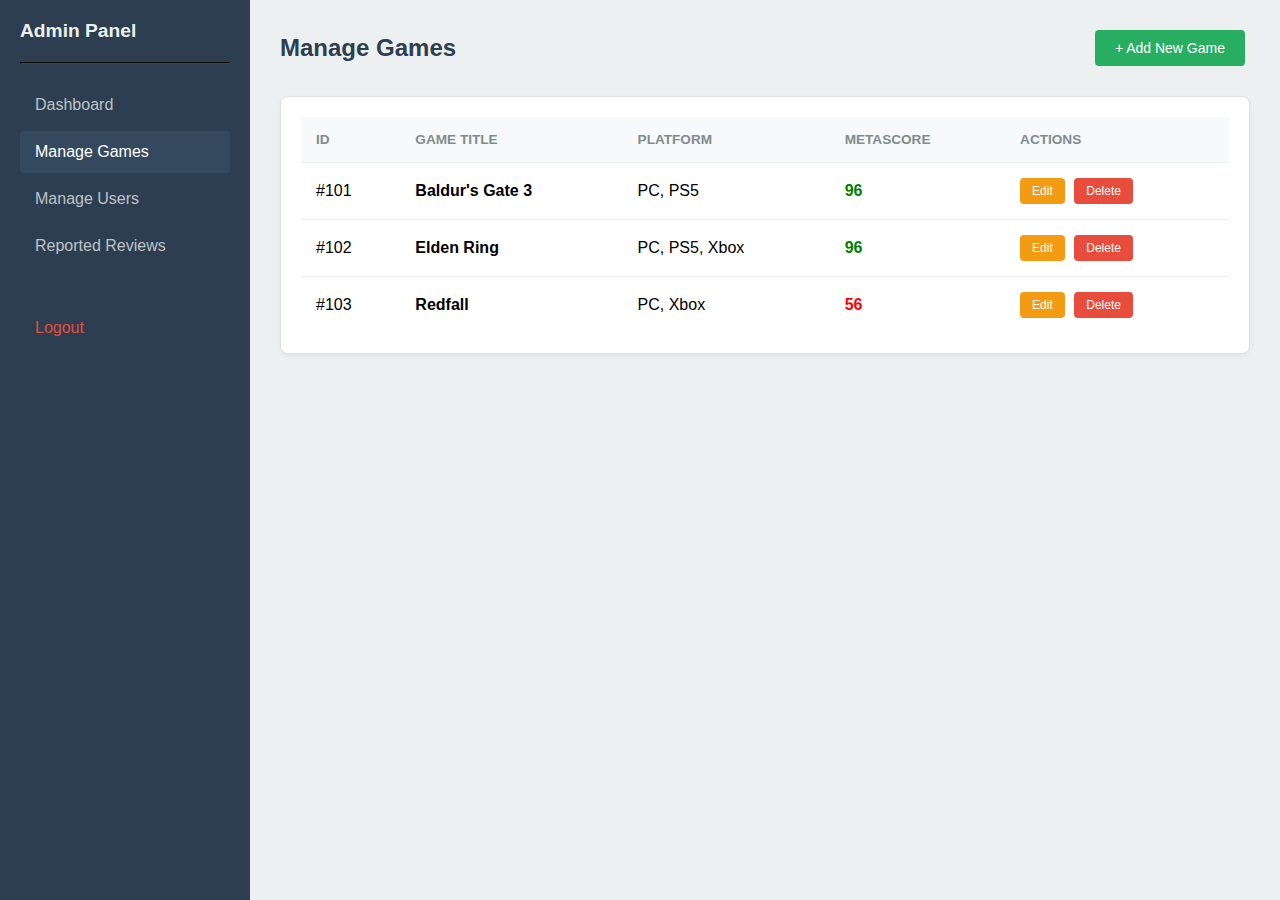
<file: admin-games.html>
<!DOCTYPE html>
<html lang="en">
<head>
    <meta charset="UTF-8">
    <meta name="viewport" content="width=device-width, initial-scale=1.0">
    <title>Manage Games - Admin Panel</title>
    <link rel="stylesheet" href="assets/css/style.css">
    <link rel="stylesheet" href="assets/css/admin.css">
</head>
<body class="admin-body">

    <div class="admin-container">
        
        <!-- SIDEBAR -->
        <nav class="sidebar">
            <h3>Admin Panel</h3>
            <hr>
            <a href="admin.html">Dashboard</a>
            <a href="admin-games.html" class="active">Manage Games</a>
            <a href="admin-users.html">Manage Users</a>
            <a href="admin-reports.html">Reported Reviews</a>
            <a href="index.html" class="logout-link">Logout</a>
        </nav>

        <!-- MAIN CONTENT -->
        <main class="admin-content">
            
            <div class="admin-header" style="display: flex; justify-content: space-between; align-items: center;">
                <h2>Manage Games</h2>
                <button class="btn-sm btn-approve" style="font-size: 14px; padding: 10px 20px;">+ Add New Game</button>
            </div>
            
            <div class="table-container">
                <table>
                    <thead>
                        <tr>
                            <th>ID</th>
                            <th>Game Title</th>
                            <th>Platform</th>
                            <th>Metascore</th>
                            <th>Actions</th>
                        </tr>
                    </thead>
                    <tbody>
                        <tr>
                            <td>#101</td>
                            <td><strong>Baldur's Gate 3</strong></td>
                            <td>PC, PS5</td>
                            <td><span style="color: green; font-weight: bold;">96</span></td>
                            <td>
                                <button class="btn-sm btn-edit">Edit</button>
                                <button class="btn-sm btn-delete">Delete</button>
                            </td>
                        </tr>
                        <tr>
                            <td>#102</td>
                            <td><strong>Elden Ring</strong></td>
                            <td>PC, PS5, Xbox</td>
                            <td><span style="color: green; font-weight: bold;">96</span></td>
                            <td>
                                <button class="btn-sm btn-edit">Edit</button>
                                <button class="btn-sm btn-delete">Delete</button>
                            </td>
                        </tr>
                        <tr>
                            <td>#103</td>
                            <td><strong>Redfall</strong></td>
                            <td>PC, Xbox</td>
                            <td><span style="color: red; font-weight: bold;">56</span></td>
                            <td>
                                <button class="btn-sm btn-edit">Edit</button>
                                <button class="btn-sm btn-delete">Delete</button>
                            </td>
                        </tr>
                    </tbody>
                </table>
            </div>

        </main>
    </div>

</body>
</html>
</file>
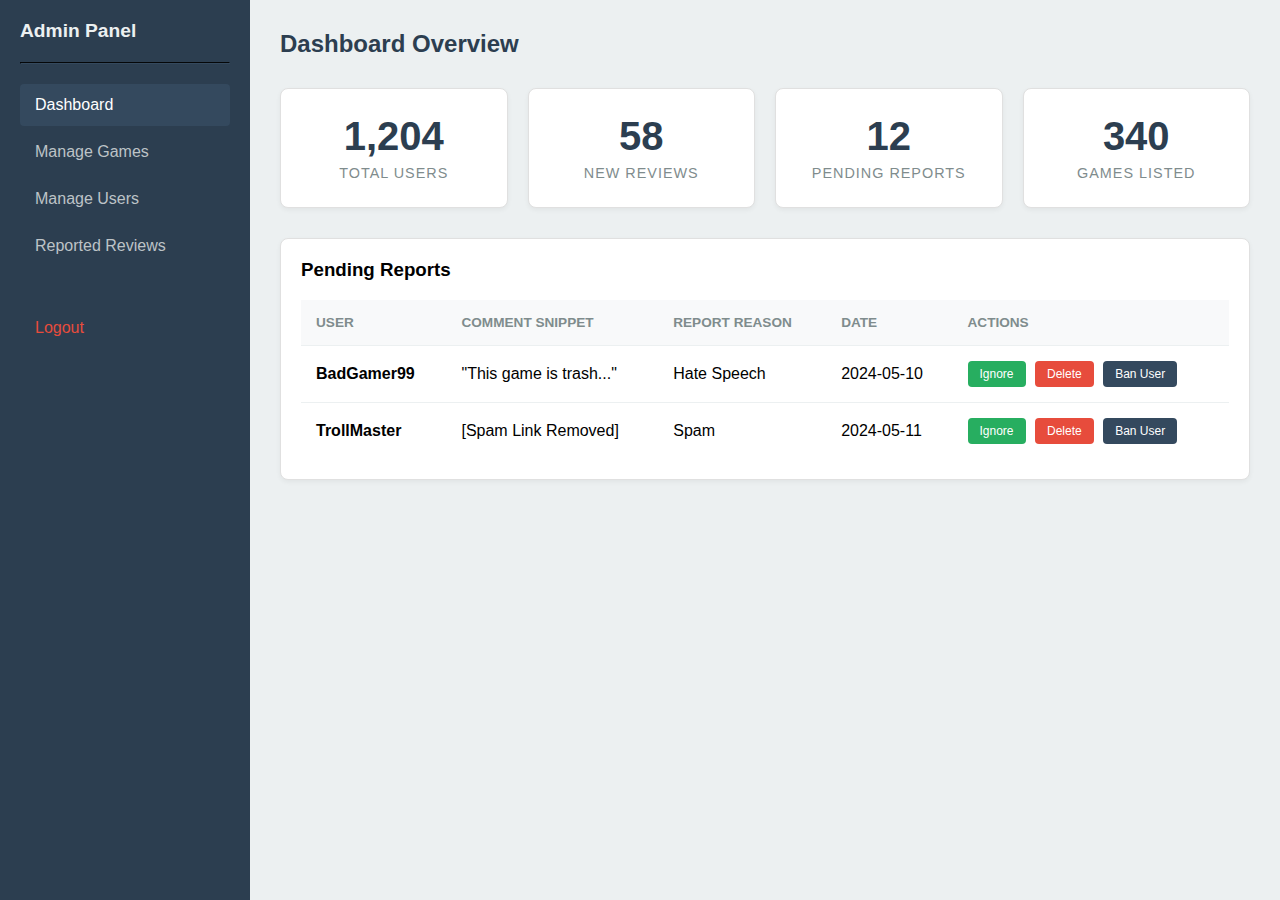
<file: admin.html>
<!DOCTYPE html>
<html lang="en">
<head>
    <meta charset="UTF-8">
    <meta name="viewport" content="width=device-width, initial-scale=1.0">
    <title>Admin Panel - GameJoint</title>
    <!-- Link Main CSS for basic resets if needed, but Admin CSS handles layout -->
    <link rel="stylesheet" href="assets/css/style.css"> 
    <link rel="stylesheet" href="assets/css/admin.css">
</head>
<body class="admin-body">

    <div class="admin-container">
        
        <!-- SIDEBAR -->
        <nav class="sidebar">
            <h3>Admin Panel</h3>
            <hr>
            <a href="admin.html" class="active">Dashboard</a>
            <a href="admin-games.html">Manage Games</a>
            <a href="admin-users.html">Manage Users</a>
            <a href="admin-reports.html">Reported Reviews</a>
            <a href="index.html" class="logout-link">Logout</a>
        </nav>

        <!-- MAIN CONTENT -->
        <main class="admin-content">
            
            <div class="admin-header">
                <h2>Dashboard Overview</h2>
            </div>
            
            <!-- Stats Row -->
            <div class="stats-grid">
                <div class="stat-card">
                    <span class="stat-number">1,204</span>
                    <span class="stat-label">Total Users</span>
                </div>
                <div class="stat-card">
                    <span class="stat-number">58</span>
                    <span class="stat-label">New Reviews</span>
                </div>
                <div class="stat-card">
                    <span class="stat-number">12</span>
                    <span class="stat-label">Pending Reports</span>
                </div>
                <div class="stat-card">
                    <span class="stat-number">340</span>
                    <span class="stat-label">Games Listed</span>
                </div>
            </div>

            <div class="table-container">
                <h3 style="margin-top:0;">Pending Reports</h3>
                <table>
                    <thead>
                        <tr>
                            <th>User</th>
                            <th>Comment Snippet</th>
                            <th>Report Reason</th>
                            <th>Date</th>
                            <th>Actions</th>
                        </tr>
                    </thead>
                    <tbody>
                        <tr>
                            <td><strong>BadGamer99</strong></td>
                            <td>"This game is trash..."</td>
                            <td>Hate Speech</td>
                            <td>2024-05-10</td>
                            <td>
                                <button class="btn-sm btn-approve">Ignore</button>
                                <button class="btn-sm btn-delete">Delete</button>
                                <button class="btn-sm btn-ban">Ban User</button>
                            </td>
                        </tr>
                        <tr>
                            <td><strong>TrollMaster</strong></td>
                            <td>[Spam Link Removed]</td>
                            <td>Spam</td>
                            <td>2024-05-11</td>
                            <td>
                                <button class="btn-sm btn-approve">Ignore</button>
                                <button class="btn-sm btn-delete">Delete</button>
                                <button class="btn-sm btn-ban">Ban User</button>
                            </td>
                        </tr>
                    </tbody>
                </table>
            </div>

        </main>
    </div>

</body>
</html>
</file>
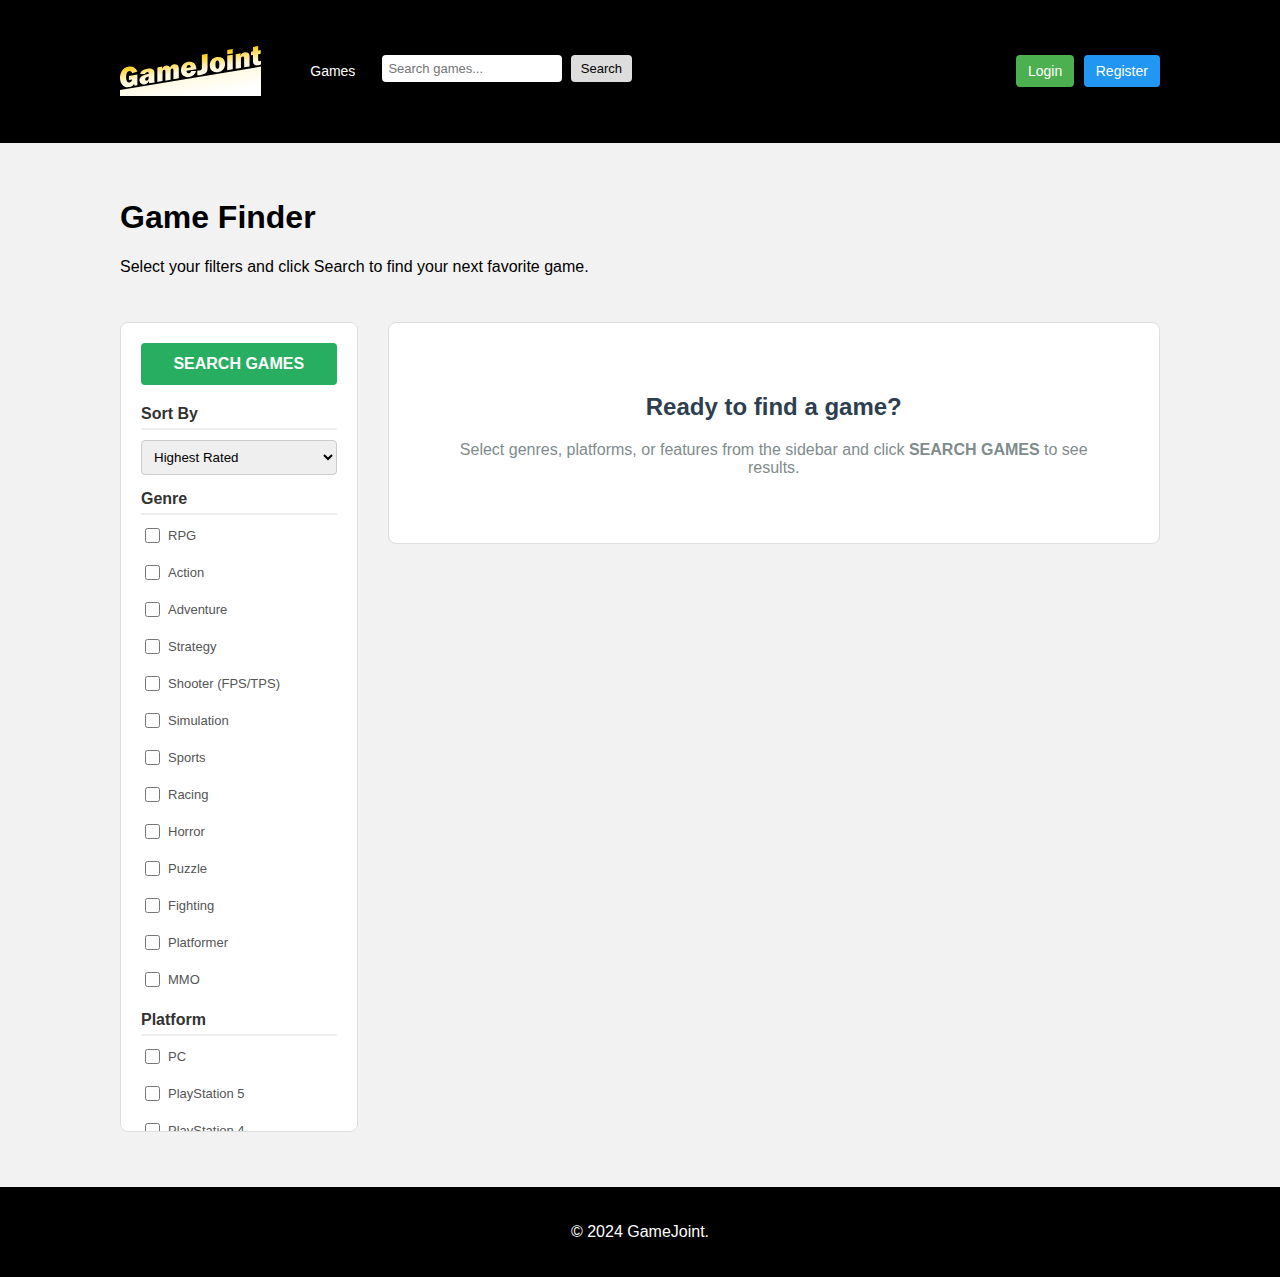
<file: advanced-search.html>
<!DOCTYPE html>
<html lang="en">
<head>
    <meta charset="UTF-8">
    <meta name="viewport" content="width=device-width, initial-scale=1.0">
    <title>Advanced Search - GameJoint</title>
    <link rel="stylesheet" href="assets/css/style.css">
    <link rel="stylesheet" href="assets/css/search.css">
</head>
<body>

    <header>
        <div class="container">
            <div class="row header-content">
                <div class="col-2">
                    <!-- Added h1 wrapper to match index.html height -->
                    <h1>
                        <a href="index.html" class="logo-link">
                            <img src="assets/images/logo.svg" alt="GameJoint Logo" class="site-logo">
                        </a>
                    </h1>
                </div>
                <div class="col-10">
                    <nav>
                        <ul class="nav-left">
                            <li><a href="games.html">Games</a></li>
                        </ul>
                        <div class="search-container">
                            <form action="advanced-search.html">
                                <input type="text" placeholder="Search games..." name="search">
                                <button type="submit">Search</button>
                            </form>
                        </div>
                        <ul class="nav-right">
                            <li><a href="login.html" class="btn-login">Login</a></li>
                            <li><a href="register.html" class="btn-register">Register</a></li>
                        </ul>
                    </nav>
                </div>
            </div>
        </div>
    </header>

    <div class="container main-content">
        
        <div class="row section-header">
            <div class="col-12">
                <h1>Game Finder</h1>
                <p>Select your filters and click Search to find your next favorite game.</p>
            </div>
        </div>

        <div class="row">
            
            <!-- LEFT SIDEBAR: EXPANDED FILTERS -->
            <div class="col-3">
                <div class="filter-sidebar">
                    
                    <button id="main-search-btn" style="width:100%; margin-bottom:20px; padding:12px; background:#27ae60; color:white; border:none; border-radius:4px; cursor:pointer; font-weight:bold; font-size:16px;">SEARCH GAMES</button>

                    <!-- ADDED SORTING OPTIONS -->
                    <h3>Sort By</h3>
                    <div class="filter-group">
                        <select id="sort-select" style="width: 100%; padding: 8px; border-radius: 4px; border: 1px solid #ccc;">
                            <option value="rating-desc">Highest Rated</option>
                            <option value="rating-asc">Lowest Rated</option>
                            <option value="date-desc">Newest First</option>
                            <option value="date-asc">Oldest First</option>
                        </select>
                    </div>

                    <h3>Genre</h3>
                    <div class="filter-group">
                        <label><input type="checkbox" class="filter-checkbox" value="rpg" data-filter-type="genre"> RPG</label>
                        <label><input type="checkbox" class="filter-checkbox" value="action" data-filter-type="genre"> Action</label>
                        <label><input type="checkbox" class="filter-checkbox" value="adventure" data-filter-type="genre"> Adventure</label>
                        <label><input type="checkbox" class="filter-checkbox" value="strategy" data-filter-type="genre"> Strategy</label>
                        <label><input type="checkbox" class="filter-checkbox" value="shooter" data-filter-type="genre"> Shooter (FPS/TPS)</label>
                        <label><input type="checkbox" class="filter-checkbox" value="simulation" data-filter-type="genre"> Simulation</label>
                        <label><input type="checkbox" class="filter-checkbox" value="sports" data-filter-type="genre"> Sports</label>
                        <label><input type="checkbox" class="filter-checkbox" value="racing" data-filter-type="genre"> Racing</label>
                        <label><input type="checkbox" class="filter-checkbox" value="horror" data-filter-type="genre"> Horror</label>
                        <label><input type="checkbox" class="filter-checkbox" value="puzzle" data-filter-type="genre"> Puzzle</label>
                        <label><input type="checkbox" class="filter-checkbox" value="fighting" data-filter-type="genre"> Fighting</label>
                        <label><input type="checkbox" class="filter-checkbox" value="platformer" data-filter-type="genre"> Platformer</label>
                        <label><input type="checkbox" class="filter-checkbox" value="mmo" data-filter-type="genre"> MMO</label>
                    </div>

                    <h3>Platform</h3>
                    <div class="filter-group">
                        <label><input type="checkbox" class="filter-checkbox" value="pc" data-filter-type="platform"> PC</label>
                        <label><input type="checkbox" class="filter-checkbox" value="ps5" data-filter-type="platform"> PlayStation 5</label>
                        <label><input type="checkbox" class="filter-checkbox" value="ps4" data-filter-type="platform"> PlayStation 4</label>
                        <label><input type="checkbox" class="filter-checkbox" value="xbox-series" data-filter-type="platform"> Xbox Series X/S</label>
                        <label><input type="checkbox" class="filter-checkbox" value="xbox-one" data-filter-type="platform"> Xbox One</label>
                        <label><input type="checkbox" class="filter-checkbox" value="switch" data-filter-type="platform"> Nintendo Switch</label>
                        <label><input type="checkbox" class="filter-checkbox" value="mobile" data-filter-type="platform"> Mobile (iOS/Android)</label>
                    </div>

                    <h3>Player Count</h3>
                    <div class="filter-group">
                        <label><input type="checkbox" class="filter-checkbox" value="single" data-filter-type="players"> Singleplayer</label>
                        <label><input type="checkbox" class="filter-checkbox" value="multi" data-filter-type="players"> Multiplayer</label>
                        <label><input type="checkbox" class="filter-checkbox" value="coop" data-filter-type="players"> Co-op</label>
                    </div>

                    <h3>Features</h3>
                    <div class="filter-group">
                        <label><input type="checkbox" class="filter-checkbox" value="open-world" data-filter-type="feature"> Open World</label>
                        <label><input type="checkbox" class="filter-checkbox" value="story-rich" data-filter-type="feature"> Story Rich</label>
                        <label><input type="checkbox" class="filter-checkbox" value="vr" data-filter-type="feature"> VR Supported</label>
                        <label><input type="checkbox" class="filter-checkbox" value="indie" data-filter-type="feature"> Indie</label>
                    </div>
                    
                    <button id="clear-filters" style="width:100%; margin-top:15px; padding:8px; background:#e74c3c; color:white; border:none; border-radius:4px; cursor:pointer;">Clear Filters</button>
                </div>
            </div>

            <!-- RIGHT CONTENT: GAME GRID -->
            <div class="col-9">
                
                <!-- Initial State Message -->
                <div id="initial-search-message" style="text-align:center; padding:50px; background:white; border-radius:8px; border:1px solid #ddd;">
                    <h2 style="color:#2c3e50;">Ready to find a game?</h2>
                    <p style="color:#7f8c8d;">Select genres, platforms, or features from the sidebar and click <strong>SEARCH GAMES</strong> to see results.</p>
                </div>

                <!-- No Results Message (Hidden) -->
                <div id="no-results" style="display:none; text-align:center; padding:50px; background:white; border-radius:8px; border:1px solid #ddd;">
                    <h3 style="color:#e74c3c;">No matching games found.</h3>
                    <p>Try unchecking some filters to broaden your search.</p>
                </div>

                <!-- GRID (All items hidden by default via JS) -->
                <div class="row" id="games-grid" style="display:none;">
                    
                    <!-- Game 1: BG3 -->
                    <div class="col-4 game-item" data-genre="rpg adventure strategy" data-platform="pc ps5 xbox-series" data-players="single coop" data-feature="story-rich open-world" data-rating="96" data-date="2023-08-03">
                        <a href="game-details.html" style="text-decoration:none; color:inherit;">
                            <div class="game-card">
                                <img src="assets/images/baldursgate3.png" alt="BG3" class="card-img">
                                <div class="card-content">
                                    <h3>Baldur's Gate 3</h3>
                                    <p class="platform-tag">PC, PS5</p>
                                    <div class="meta-footer"><span>Score</span><div class="metascore">96</div></div>
                                </div>
                            </div>
                        </a>
                    </div>

                    <!-- Game 2: Elden Ring -->
                    <div class="col-4 game-item" data-genre="rpg action adventure" data-platform="pc ps5 ps4 xbox-series xbox-one" data-players="single multi" data-feature="open-world story-rich" data-rating="96" data-date="2022-02-25">
                        <div class="game-card">
                            <div class="card-image-placeholder">Elden</div>
                            <div class="card-content">
                                <h3>Elden Ring</h3>
                                <p class="platform-tag">Multi</p>
                                <div class="meta-footer"><span>Score</span><div class="metascore">96</div></div>
                            </div>
                        </div>
                    </div>

                    <!-- Game 3: Civ 6 -->
                    <div class="col-4 game-item" data-genre="strategy simulation" data-platform="pc ps4 xbox-one switch mobile" data-players="single multi" data-feature="" data-rating="88" data-date="2016-10-21">
                        <div class="game-card">
                            <div class="card-image-placeholder">Civ6</div>
                            <div class="card-content">
                                <h3>Civilization VI</h3>
                                <p class="platform-tag">Multi</p>
                                <div class="meta-footer"><span>Score</span><div class="metascore">88</div></div>
                            </div>
                        </div>
                    </div>

                    <!-- Game 4: Halo Infinite -->
                    <div class="col-4 game-item" data-genre="shooter action" data-platform="xbox-series xbox-one pc" data-players="single multi coop" data-feature="open-world" data-rating="87" data-date="2021-12-08">
                        <div class="game-card">
                            <div class="card-image-placeholder">Halo</div>
                            <div class="card-content">
                                <h3>Halo Infinite</h3>
                                <p class="platform-tag">Xbox, PC</p>
                                <div class="meta-footer"><span>Score</span><div class="metascore">87</div></div>
                            </div>
                        </div>
                    </div>

                    <!-- Game 5: Hollow Knight -->
                    <div class="col-4 game-item" data-genre="action platformer adventure" data-platform="pc ps4 xbox-one switch" data-players="single" data-feature="indie story-rich" data-rating="90" data-date="2017-02-24">
                        <div class="game-card">
                            <div class="card-image-placeholder">Hollow</div>
                            <div class="card-content">
                                <h3>Hollow Knight</h3>
                                <p class="platform-tag">Multi</p>
                                <div class="meta-footer"><span>Score</span><div class="metascore">90</div></div>
                            </div>
                        </div>
                    </div>

                    <!-- Game 6: Forza Horizon 5 -->
                    <div class="col-4 game-item" data-genre="racing simulation sports" data-platform="xbox-series xbox-one pc" data-players="single multi" data-feature="open-world" data-rating="92" data-date="2021-11-09">
                        <div class="game-card">
                            <div class="card-image-placeholder">Forza</div>
                            <div class="card-content">
                                <h3>Forza Horizon 5</h3>
                                <p class="platform-tag">Xbox, PC</p>
                                <div class="meta-footer"><span>Score</span><div class="metascore">92</div></div>
                            </div>
                        </div>
                    </div>

                    <!-- Game 7: Resident Evil 4 -->
                    <div class="col-4 game-item" data-genre="horror action adventure" data-platform="pc ps5 ps4 xbox-series" data-players="single" data-feature="story-rich" data-rating="93" data-date="2023-03-24">
                        <div class="game-card">
                            <div class="card-image-placeholder">RE4</div>
                            <div class="card-content">
                                <h3>Resident Evil 4</h3>
                                <p class="platform-tag">Multi</p>
                                <div class="meta-footer"><span>Score</span><div class="metascore">93</div></div>
                            </div>
                        </div>
                    </div>

                    <!-- Game 8: It Takes Two -->
                    <div class="col-4 game-item" data-genre="adventure platformer" data-platform="pc ps5 ps4 xbox-series xbox-one switch" data-players="coop" data-feature="story-rich indie" data-rating="88" data-date="2021-03-26">
                        <div class="game-card">
                            <div class="card-image-placeholder">Takes2</div>
                            <div class="card-content">
                                <h3>It Takes Two</h3>
                                <p class="platform-tag">Multi</p>
                                <div class="meta-footer"><span>Score</span><div class="metascore">88</div></div>
                            </div>
                        </div>
                    </div>

                    <!-- Game 9: Stardew Valley -->
                    <div class="col-4 game-item" data-genre="simulation rpg" data-platform="pc ps4 xbox-one switch mobile" data-players="single coop" data-feature="indie" data-rating="89" data-date="2016-02-26">
                        <div class="game-card">
                            <div class="card-image-placeholder">Stardew</div>
                            <div class="card-content">
                                <h3>Stardew Valley</h3>
                                <p class="platform-tag">Multi</p>
                                <div class="meta-footer"><span>Score</span><div class="metascore">89</div></div>
                            </div>
                        </div>
                    </div>

                </div>
            </div>
        </div>

    </div>

    <footer>
        <div class="container">
            <p>&copy; 2024 GameJoint.</p>
        </div>
    </footer>

    <script src="assets/js/main.js"></script>

</body>
</html>
</file>
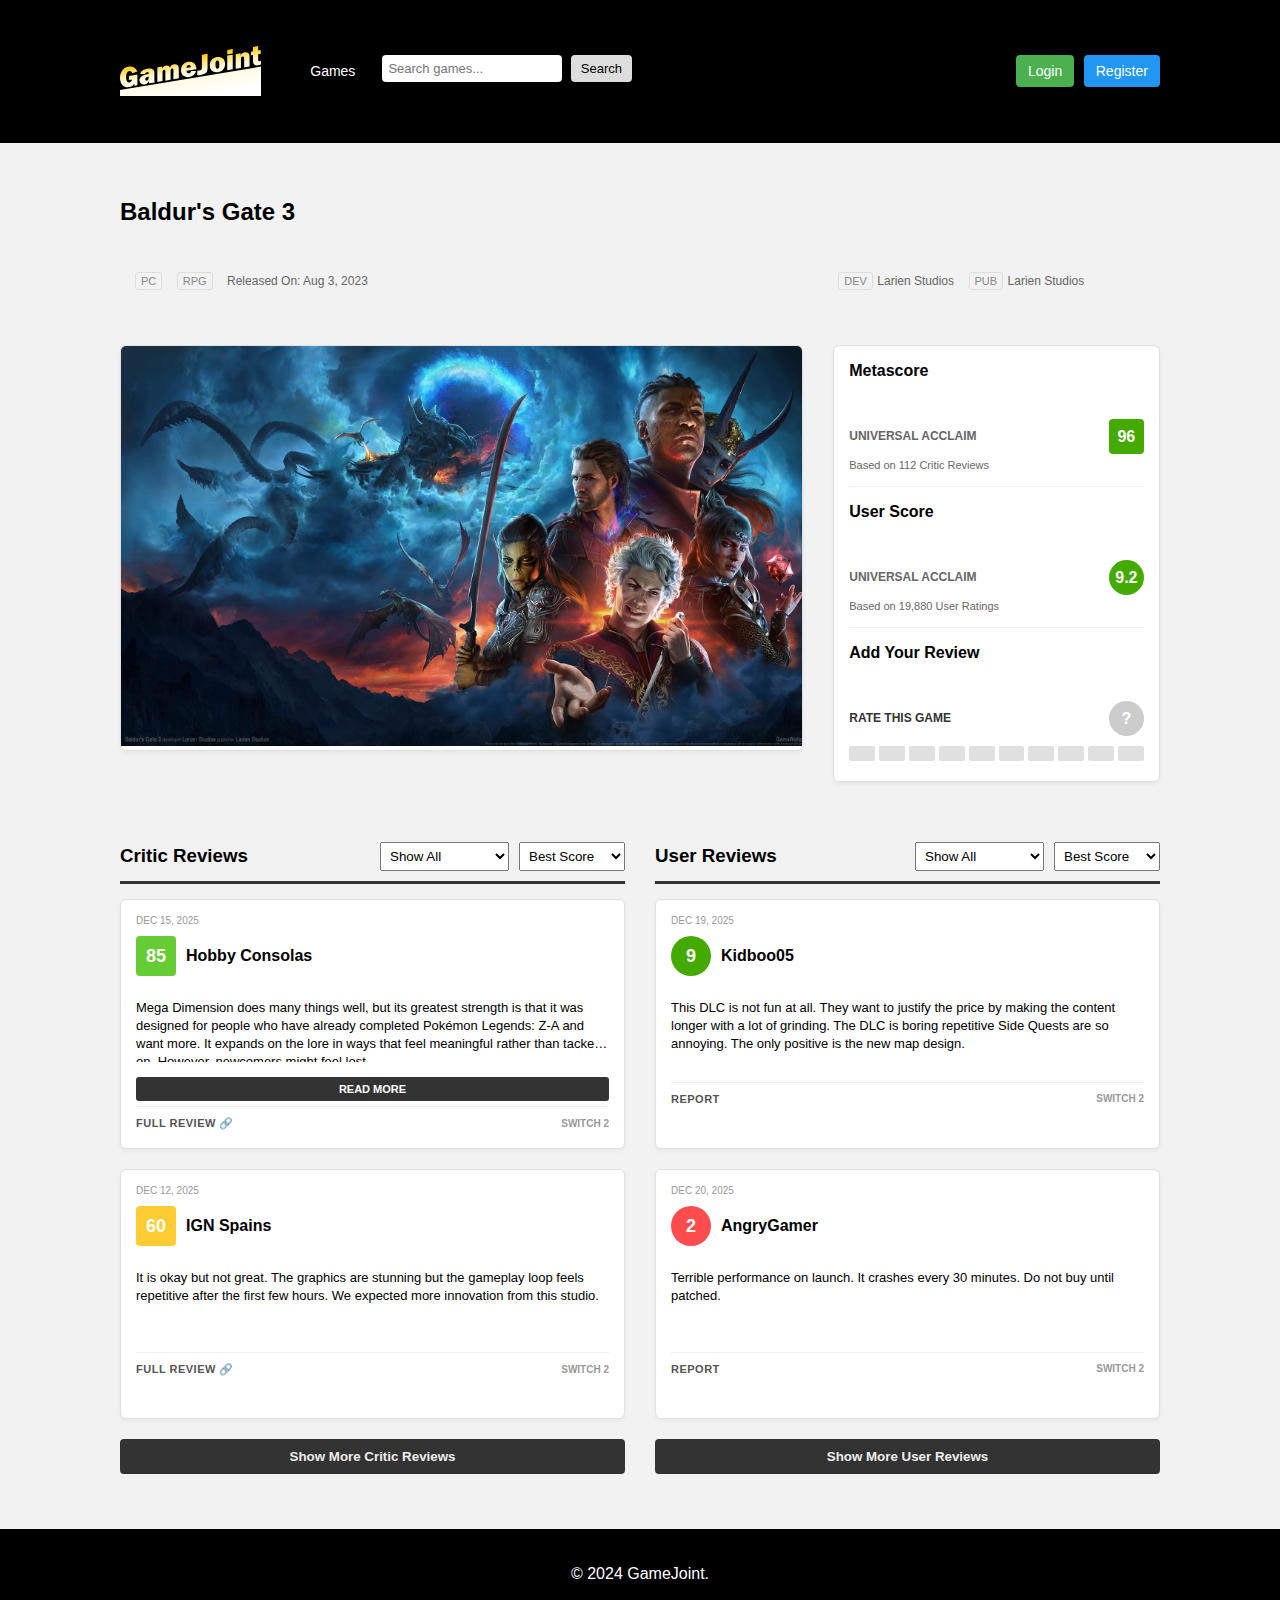
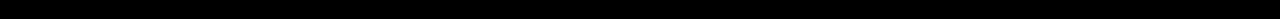
<file: game-details.html>
<!DOCTYPE html>
<html lang="en">
<head>
    <meta charset="UTF-8">
    <meta name="viewport" content="width=device-width, initial-scale=1.0">
    <title>Baldur's Gate 3 - GameJoint</title>
    <link rel="stylesheet" href="assets/css/style.css">
    <script src="assets/js/main.js"></script>
</head>
<body>

    <header>
        <div class="container">
            <div class="row header-content">
                <div class="col-2">
                    <h1>
                        <a href="index.html" class="logo-link">
                        <img src="assets/images/logo.svg" alt="GameJoint" class="site-logo">
                        </a>
                    </h1>
                </div>

                <div class="col-10">
                    <nav>
                        <ul class="nav-left">
                            <li><a href="index.html">Games</a></li>
                        </ul>

                        <div class="search-container">
                            <form action="#">
                                <input type="text" placeholder="Search games..." name="search">
                                <button type="submit">Search</button>
                            </form>
                        </div>

                        <ul class="nav-right">
                            <li><a href="login.html" class="btn-login">Login</a></li>
                            <li><a href="register.html" class="btn-register">Register</a></li>
                        </ul>
                    </nav>
                </div>
            </div>
        </div>
    </header>

    <div class="container main-content">
        
        <div class="row section-header">
            <div class="col-12">
                <h2>Baldur's Gate 3</h2>
                <div class="col-8">
                    <p class="platform-tag" style="display:inline-block; margin-right: 10px;">PC</p>
                    <p class="platform-tag" style="display:inline-block; margin-right: 10px;">RPG</p>
                    <span style="font-size: 12px; color: #666;">Released On: Aug 3, 2023</span>
                </div>
                <div class="col-4">
                    <p class="platform-tag" style="display:inline-block; margin-left: 10px;">DEV</p>
                    <span style="font-size: 12px; color: #666;">Larien Studios</span>
                    <p class="platform-tag" style="display:inline-block; margin-left: 10px;">PUB</p>
                    <span style="font-size: 12px; color: #666;">Larien Studios</span>
                </div>
            </div>
        </div>

        <div class="row">
            
            <div class="col-8">
                <div class="game-card">
                    <img alt="Your browser does not support this image type"
                        src="assets\images\content_64f586cc66f8c_79123.jpg" height="400px">
                    </div>
            </div>

            <div class="col-4">
                <div class="game-card">
                    <div class="card-content">
                        <h3>Metascore</h3>
                        <div class="meta-footer" style="border: none; margin-top: 0;">
                            <span>Universal Acclaim</span>
                            <div class="metascore score-dark-green">96</div>
                        </div>
                        <p style="font-size: 11px; color: #666; margin-top: 5px;">Based on 112 Critic Reviews</p>

                        <hr style="border: 0; border-top: 1px solid #eee; margin: 15px 0;">

                        <h3>User Score</h3>
                        <div class="meta-footer" style="border: none; margin-top: 0;">
                            <span>Universal Acclaim</span>
                            <div class="detailmetascore score-green">9.2</div>
                        </div>
                        <p style="font-size: 11px; color: #666; margin-top: 5px;">Based on 19,880 User Ratings</p>
                        
                        <hr style="border: 0; border-top: 1px solid #eee; margin: 15px 0;">
                            
                        <h3>Add Your Review</h3>
                        <div class="meta-footer no-border no-margin-top" style="display:block;">
                                
                            <div style="display: flex; justify-content: space-between; align-items: center; margin-bottom: 10px;">
                                <span id="rate-msg" style="font-weight: bold; color: #333;">Rate this game</span>
                                <div id="my-score-circle" class="detailmetascore score-none">?</div>
                            </div>

                            <div class="interactive-bar" id="score-bar">
                                <div class="bar-seg" data-value="1"></div>
                                <div class="bar-seg" data-value="2"></div>
                                <div class="bar-seg" data-value="3"></div>
                                <div class="bar-seg" data-value="4"></div>
                                <div class="bar-seg" data-value="5"></div>
                                <div class="bar-seg" data-value="6"></div>
                                <div class="bar-seg" data-value="7"></div>
                                <div class="bar-seg" data-value="8"></div>
                                <div class="bar-seg" data-value="9"></div>
                                <div class="bar-seg" data-value="10"></div>
                            </div>

                            <div id="review-input-container" style="display: none; margin-top: 15px;">
                                <textarea placeholder="Write your review here..." class="review-textarea"></textarea>
                                <button class="submit-review-btn">Post Review</button>
                            </div>

                        </div>
                        
                        
                    </div>
                </div>
            </div>
        </div>

        <div class="row section-header">
                
        </div>
        
        <div class="row" style="margin-top: 30px;">
    
            <div class="col-6">
                <div style="display: flex; justify-content: space-between; align-items: center; border-bottom: 3px solid #333; margin-bottom: 15px; padding-bottom: 10px;">
                    <h3 style="margin:0;">Critic Reviews</h3>
                    
                    <div style="display: flex; gap: 10px;">
                        <select onchange="filterReviews('critic-list', this.value)" style="padding: 5px;">
                            <option value="all">Show All</option>
                            <option value="green">Positive (Green)</option>
                            <option value="yellow">Mixed (Yellow)</option>
                            <option value="red">Negative (Red)</option>
                        </select>

                        <select onchange="sortReviews('critic-list', this.value)" style="padding: 5px;">
                            <option value="desc">Best Score</option>
                            <option value="asc">Worst Score</option>
                        </select>
                    </div>
                </div>
                

                <div id="critic-list">
                    <div class="game-card review-item" data-score="85" style="margin-bottom: 20px; height: auto;">
                        <div class="card-content">
                            <div style="font-size: 10px; color: #999; margin-bottom: 10px;">DEC 15, 2025</div>
                            <div style="display: flex; align-items: center; margin-bottom: 10px;">
                                <div class="metascore" style="margin-right: 10px; width: 40px; height: 40px; line-height: 40px; font-size: 18px;">85</div>
                                <h4 style="margin: 0;">Hobby Consolas</h4>
                            </div>
                            <p class="text-collapsed" style="font-size: 13px; margin-bottom: 15px;">
                                Mega Dimension does many things well, but its greatest strength is that it was designed for people who have already completed Pokémon Legends: Z-A and want more. It expands on the lore in ways that feel meaningful rather than tacked on. However, newcomers might feel lost.
                            </p>
                            <button class="btn-read-more">Read More</button>
                            <div style="border-top: 1px solid #eee; margin-top: 5px; padding-top: 10px; display:flex; justify-content:space-between;">
                                <a href="#" style="font-size: 10px; font-weight: bold; color: #555;">FULL REVIEW 🔗</a>
                                <span style="font-size: 10px; font-weight: bold; color: #999;">SWITCH 2</span>
                            </div>
                        </div>
                    </div>

                    <div class="game-card review-item" data-score="60" style="margin-bottom: 20px; height: auto;">
                        <div class="card-content">
                            <div style="font-size: 10px; color: #999; margin-bottom: 10px;">DEC 12, 2025</div>
                            <div style="display: flex; align-items: center; margin-bottom: 10px;">
                                <div class="metascore" style="margin-right: 10px; width: 40px; height: 40px; line-height: 40px; font-size: 18px;">60</div>
                                <h4 style="margin: 0;">IGN Spains</h4>
                            </div>
                            <p class="text-collapsed" style="font-size: 13px; margin-bottom: 15px;">
                                It is okay but not great. The graphics are stunning but the gameplay loop feels repetitive after the first few hours. We expected more innovation from this studio.
                            </p>
                            <button class="btn-read-more">Read More</button>
                            <div style="border-top: 1px solid #eee; margin-top: 5px; padding-top: 10px; display:flex; justify-content:space-between;">
                                <a href="#" style="font-size: 10px; font-weight: bold; color: #555;">FULL REVIEW 🔗</a>
                                <span style="font-size: 10px; font-weight: bold; color: #999;">SWITCH 2</span>
                            </div>
                        </div>
                    </div>

                    <div class="game-card review-item review-hidden" data-score="75" style="margin-bottom: 20px; height: auto;">
                        <div class="card-content">
                            <div style="font-size: 10px; color: #999; margin-bottom: 10px;">DEC 10, 2025</div>
                            <div style="display: flex; align-items: center; margin-bottom: 10px;">
                                <div class="metascore" style="margin-right: 10px; width: 40px; height: 40px; line-height: 40px; font-size: 18px;">75</div>
                                <h4 style="margin: 0;">GameSpot</h4>
                            </div>
                            <p class="text-collapsed" style="font-size: 13px; margin-bottom: 15px;">
                                A solid entry in the series that plays it safe.
                            </p>
                            <button class="btn-read-more">Read More</button>
                            <div style="border-top: 1px solid #eee; margin-top: 5px; padding-top: 10px; display:flex; justify-content:space-between;">
                                <a href="#" style="font-size: 10px; font-weight: bold; color: #555;">FULL REVIEW 🔗</a>
                                <span style="font-size: 10px; font-weight: bold; color: #999;">SWITCH 2</span>
                            </div>
                        </div>
                    </div>
                </div>
                <button class="btn-show-more" data-target="critic-list">Show More Critic Reviews</button>
            </div>

            <div class="col-6">
                <div style="display: flex; justify-content: space-between; align-items: center; border-bottom: 3px solid #333; margin-bottom: 15px; padding-bottom: 10px;">
                    <h3 style="margin:0;">User Reviews</h3>
                    
                    <div style="display: flex; gap: 10px;">
                        <select onchange="filterReviews('user-list', this.value)" style="padding: 5px;">
                            <option value="all">Show All</option>
                            <option value="green">Positive (Green)</option>
                            <option value="yellow">Mixed (Yellow)</option>
                            <option value="red">Negative (Red)</option>
                        </select>

                        <select onchange="sortReviews('user-list', this.value)" style="padding: 5px;">
                            <option value="desc">Best Score</option>
                            <option value="asc">Worst Score</option>
                        </select>
                    </div>
                </div>
                

                <div id="user-list">
                    <div class="game-card review-item" data-score="9" style="margin-bottom: 20px; height: auto;">
                        <div class="card-content">
                            <div style="font-size: 10px; color: #999; margin-bottom: 10px;">DEC 19, 2025</div>
                            <div style="display: flex; align-items: center; margin-bottom: 10px;">
                                <div class="detailmetascore" style="margin-right: 10px; width: 40px; height: 40px; line-height: 40px; font-size: 18px;">9</div>
                                <h4 style="margin: 0;">Kidboo05</h4>
                            </div>
                            <p class="text-collapsed" style="font-size: 13px; margin-bottom: 15px;">
                                This DLC is not fun at all. They want to justify the price by making the content longer with a lot of grinding. The DLC is boring repetitive Side Quests are so annoying. The only positive is the new map design.
                            </p>
                            <button class="btn-read-more">Read More</button>
                            <div style="border-top: 1px solid #eee; margin-top: 5px; padding-top: 10px; display:flex; justify-content:space-between;">
                                <a href="#" class="btn-report" style="font-size: 10px; font-weight: bold; color: #555;">REPORT</a>
                                <span style="font-size: 10px; font-weight: bold; color: #999;">SWITCH 2</span>
                            </div>
                        </div>
                    </div>

                    <div class="game-card review-item" data-score="2" style="margin-bottom: 20px; height: auto;">
                        <div class="card-content">
                            <div style="font-size: 10px; color: #999; margin-bottom: 10px;">DEC 20, 2025</div>
                            <div style="display: flex; align-items: center; margin-bottom: 10px;">
                                <div class="detailmetascore" style="margin-right: 10px; width: 40px; height: 40px; line-height: 40px; font-size: 18px;">2</div>
                                <h4 style="margin: 0;">AngryGamer</h4>
                            </div>
                            <p class="text-collapsed" style="font-size: 13px; margin-bottom: 15px;">
                                Terrible performance on launch. It crashes every 30 minutes. Do not buy until patched.
                            </p>
                            <button class="btn-read-more">Read More</button>
                            <div style="border-top: 1px solid #eee; margin-top: 5px; padding-top: 10px; display:flex; justify-content:space-between;">
                                <a href="#" class="btn-report" style="font-size: 10px; font-weight: bold; color: #555;">REPORT</a>
                                <span style="font-size: 10px; font-weight: bold; color: #999;">SWITCH 2</span>
                            </div>
                        </div>
                    </div>

                    <div class="game-card review-item review-hidden" data-score="10" style="margin-bottom: 20px; height: auto;">
                        <div class="card-content">
                            <div style="font-size: 10px; color: #999; margin-bottom: 10px;">DEC 22, 2025</div>
                            <div style="display: flex; align-items: center; margin-bottom: 10px;">
                                <div class="detailmetascore" style="margin-right: 10px; width: 40px; height: 40px; line-height: 40px; font-size: 18px;">10</div>
                                <h4 style="margin: 0;">FanBoy99</h4>
                            </div>
                            <p class="text-collapsed" style="font-size: 13px; margin-bottom: 15px;">
                                Best game ever made!
                            </p>
                            <div style="border-top: 1px solid #eee; margin-top: 5px; padding-top: 10px; display:flex; justify-content:space-between;">
                                <a href="#" class="btn-report" style="font-size: 10px; font-weight: bold; color: #555;">REPORT</a>
                                <span style="font-size: 10px; font-weight: bold; color: #999;">SWITCH 2</span>
                            </div>
                        </div>
                    </div>
                </div>
                <button class="btn-show-more" data-target="user-list">Show More User Reviews</button>
            </div>
        </div>  
    
    <div id="review-modal" class="modal-overlay">
        <div class="modal-content">
            <span class="close-modal-btn">&times;</span>
            
            <h3>Write a Review</h3>
            
            <div style="margin-bottom: 15px; display: flex; align-items: center; gap: 10px;">
                <span>Your Score:</span>
                <div id="modal-score-circle" class="detailmetascore">?</div>
            </div>

            <textarea placeholder="Tell us what you loved or hated..." class="review-textarea" rows="5"></textarea>
            
            <div style="text-align: right; margin-top: 10px;">
                <button id="cancel-modal-btn" class="btn-cancel" style="margin-right: 10px;">Cancel</button>
                <button class="submit-review-btn" style="width: auto; padding: 10px 20px;">Post</button>
            </div>
        </div>
    </div>

    <div id="report-modal" class="modal-overlay">
        <div class="modal-content">
            <span class="close-report-btn" style="float: right; font-size: 28px; font-weight: bold; cursor: pointer;">&times;</span>
            
            <h3 style="margin-top: 0;">Report Review</h3>
            <p style="color: #666; font-size: 14px; margin-bottom: 15px;">Select all that apply:</p>

            <div style="text-align: left; margin-bottom: 20px;">
                <label style="display: block; margin-bottom: 8px; cursor: pointer;">
                    <input type="checkbox" value="spam" style="margin-right: 10px;">Spam or Advertising
                </label>
                <label style="display: block; margin-bottom: 8px; cursor: pointer;">
                    <input type="checkbox" value="abuse" style="margin-right: 10px;">Abusive or Harassing
                </label>
                <label style="display: block; margin-bottom: 8px; cursor: pointer;">
                    <input type="checkbox" value="irrelevant" style="margin-right: 10px;">Off-topic / Irrelevant
                </label>
                <label style="display: block; margin-bottom: 8px; cursor: pointer;">
                    <input type="checkbox" value="spoiler" style="margin-right: 10px;">Contains Spoilers
                </label>
            </div>
            
            <div style="text-align: right;">
                <button id="cancel-report-btn" class="btn-cancel">Cancel</button>
                <button class="btn-submit" style="border: none; padding: 10px 20px; border-radius: 4px; font-weight: bold; cursor: pointer;">Submit Report</button>
            </div>
        </div>
    </div>
</div>

    <div id="full-review-modal" class="modal-overlay">
        <div class="modal-content" style="text-align: left; max-width: 600px; width: 90%;">
            <span class="close-full-review-btn" style="float: right; font-size: 28px; font-weight: bold; cursor: pointer;">&times;</span>
            
            <div style="display: flex; align-items: center; margin-bottom: 20px; border-bottom: 1px solid #eee; padding-bottom: 10px;">
                <div id="modal-review-score" class="detailmetascore" style="margin-right: 15px;"></div>
                <h3 id="modal-review-author" style="margin: 0;">Author Name</h3>
            </div>

            <p id="modal-review-text" style="line-height: 1.6; color: #333; font-size: 15px;">
                Review text goes here...
            </p>
            
            <div style="text-align: right; margin-top: 20px;">
                <button id="close-full-review-btn" class="btn-cancel" style="background: #333;">Close</button>
            </div>
        </div>
    </div>

    <footer>
        <div class="container">
            <p>&copy; 2024 GameJoint.</p>
        </div>
    </footer>
</body>
</html>
</file>
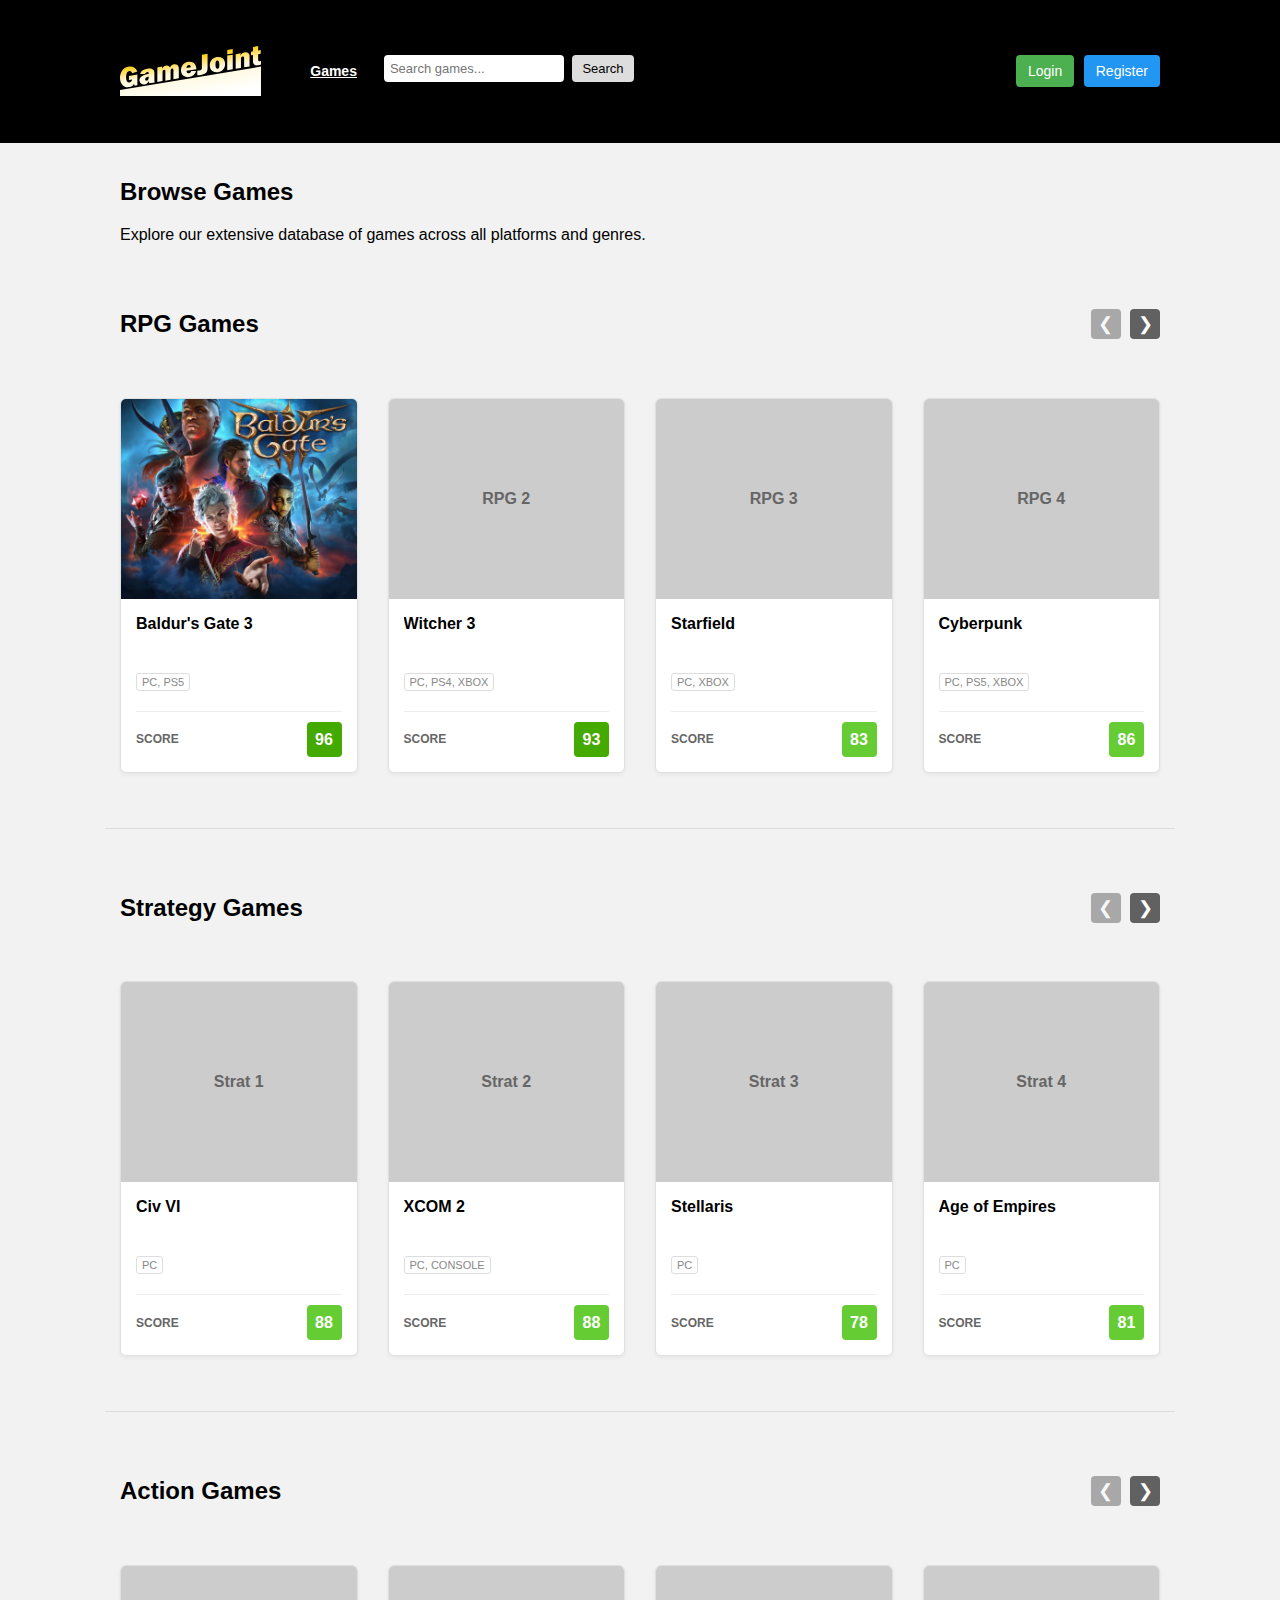
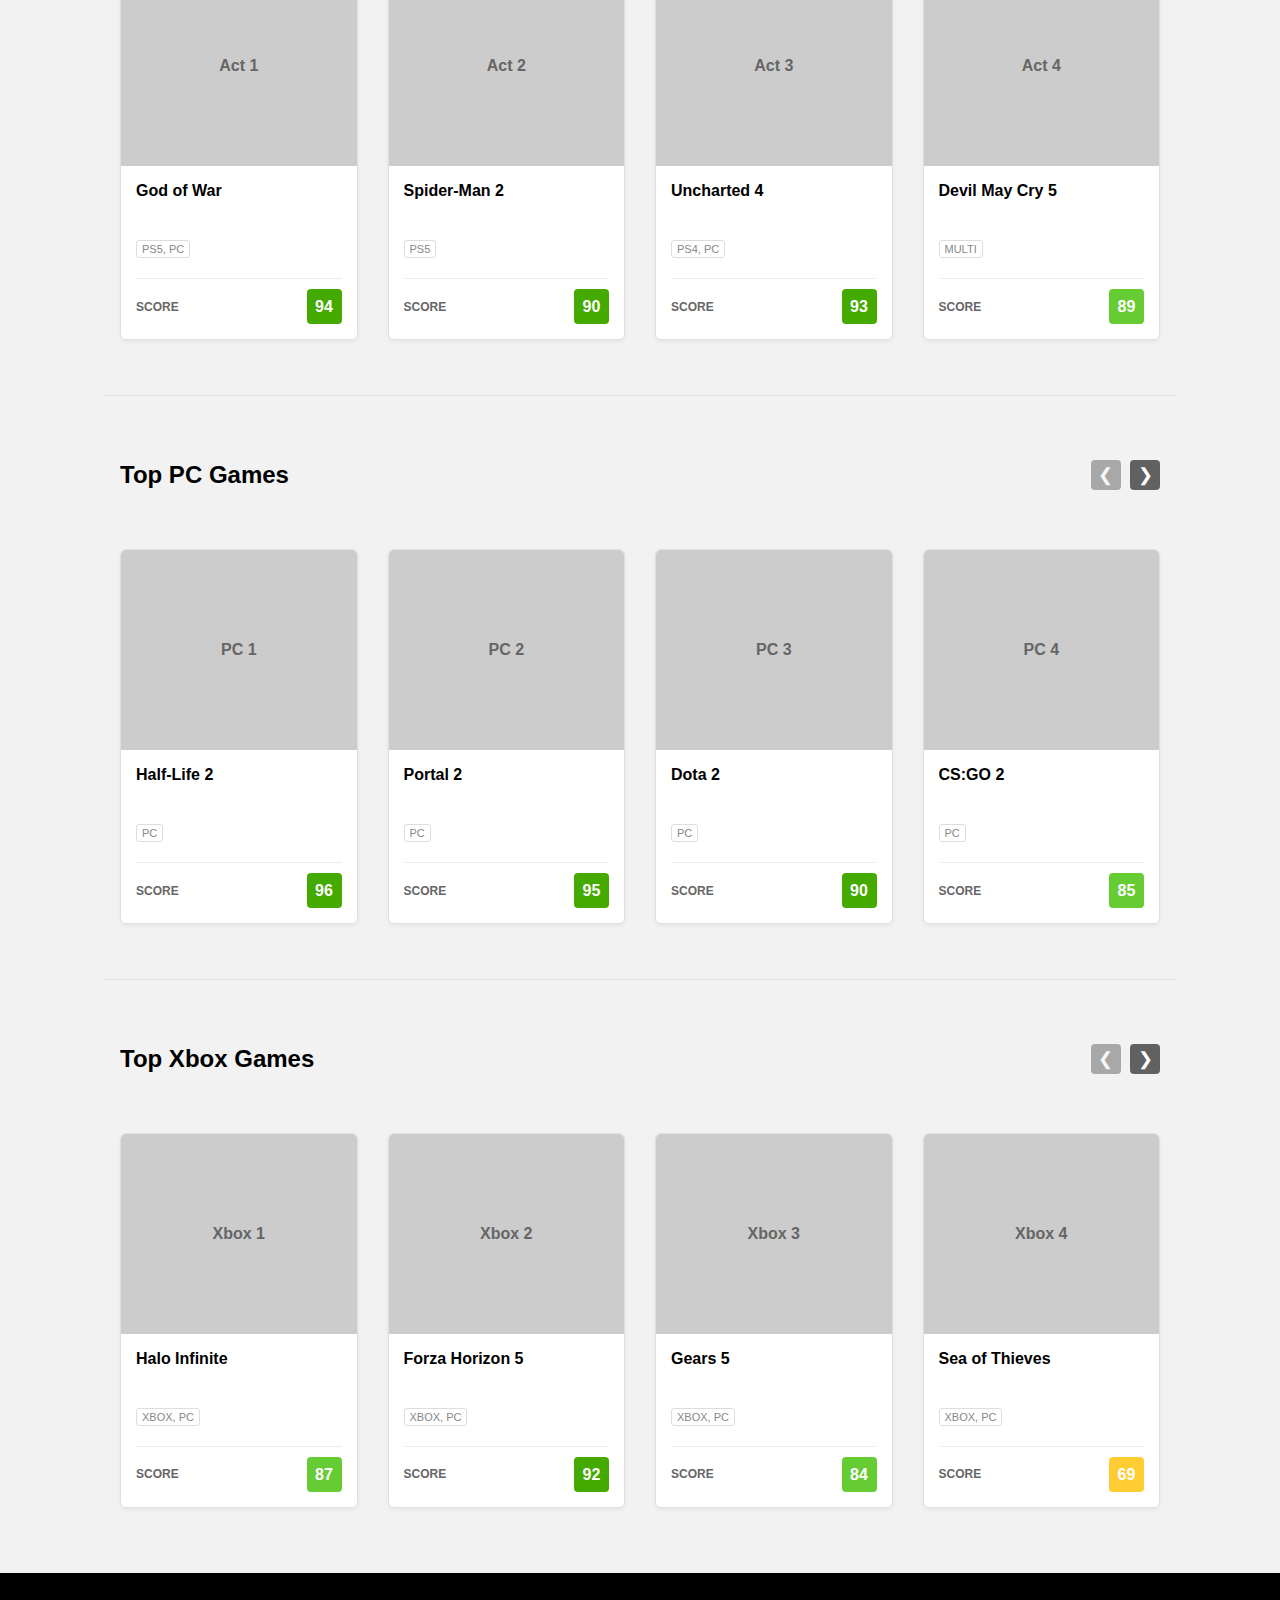
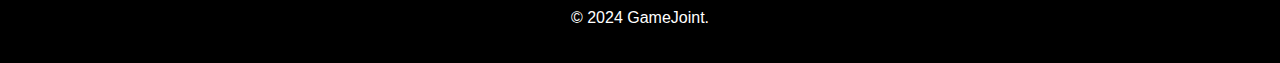
<file: games.html>
<!DOCTYPE html>
<html lang="en">
<head>
    <meta charset="UTF-8">
    <meta name="viewport" content="width=device-width, initial-scale=1.0">
    <title>All Games - GameJoint</title>
    <link rel="stylesheet" href="assets/css/style.css">
</head>
<body>

    <header>
        <div class="container">
            <div class="row header-content">
                <div class="col-2">
                    <h1>
                        <a href="index.html" class="logo-link">
                            <img src="assets/images/logo.svg" alt="GameJoint Logo" class="site-logo">
                        </a>
                    </h1>
                </div>
                <div class="col-10">
                    <nav>
                        <ul class="nav-left">
                            <li><a href="games.html" style="font-weight: bold; text-decoration: underline;">Games</a></li>
                        </ul>
                        <div class="search-container">
                            <form action="advanced-search.html">
                                <input type="text" placeholder="Search games..." name="search">
                                <button type="submit">Search</button>
                            </form>
                        </div>
                        <ul class="nav-right">
                            <li><a href="login.html" class="btn-login">Login</a></li>
                            <li><a href="register.html" class="btn-register">Register</a></li>
                        </ul>
                    </nav>
                </div>
            </div>
        </div>
    </header>

    <div class="container main-content">
        
        <div class="row section-header">
            <div class="col-12">
                <h2 style="margin-top:0;">Browse Games</h2>
                <p>Explore our extensive database of games across all platforms and genres.</p>
            </div>
        </div>

        <!-- RPG GAMES SLIDER -->
        <div class="slider-section-wrapper">
            <div class="row section-header">
                <div class="col-12 header-flex">
                    <h2>RPG Games</h2>
                    <div class="slider-controls">
                        <button class="slider-nav-btn prev-btn">&#10094;</button>
                        <button class="slider-nav-btn next-btn">&#10095;</button>
                    </div>
                </div>
            </div>

            <div class="slider-container">
                <div class="slider-wrapper">
                    <div class="slider-track">
                        
                        <!-- SLIDE 1 -->
                        <div class="slide">
                            <div class="row">
                                <div class="col-3">
                                    <a href="game-details.html" style="text-decoration: none; color: inherit; display: block; height: 100%;">
                                        <div class="game-card">
                                            <img src="assets/images/baldursgate3.png" alt="Baldur's Gate 3" class="card-img">
                                            <div class="card-content">
                                                <h3>Baldur's Gate 3</h3>
                                                <p class="platform-tag">PC, PS5</p>
                                                <div class="meta-footer"><span>Score</span><div class="metascore">96</div></div>
                                            </div>
                                        </div>
                                    </a>
                                </div>
                                <div class="col-3"><div class="game-card"><div class="card-image-placeholder">RPG 2</div><div class="card-content"><h3>Witcher 3</h3><p class="platform-tag">PC, PS4, Xbox</p><div class="meta-footer"><span>Score</span><div class="metascore">93</div></div></div></div></div>
                                <div class="col-3"><div class="game-card"><div class="card-image-placeholder">RPG 3</div><div class="card-content"><h3>Starfield</h3><p class="platform-tag">PC, Xbox</p><div class="meta-footer"><span>Score</span><div class="metascore">83</div></div></div></div></div>
                                <div class="col-3"><div class="game-card"><div class="card-image-placeholder">RPG 4</div><div class="card-content"><h3>Cyberpunk</h3><p class="platform-tag">PC, PS5, Xbox</p><div class="meta-footer"><span>Score</span><div class="metascore">86</div></div></div></div></div>
                            </div>
                        </div>

                        <!-- SLIDE 2 -->
                        <div class="slide">
                            <div class="row">
                                <div class="col-3"><div class="game-card"><div class="card-image-placeholder">RPG 5</div><div class="card-content"><h3>Final Fantasy</h3><p class="platform-tag">PS5</p><div class="meta-footer"><span>Score</span><div class="metascore">87</div></div></div></div></div>
                                <div class="col-3"><div class="game-card"><div class="card-image-placeholder">RPG 6</div><div class="card-content"><h3>Persona 5</h3><p class="platform-tag">PS4, Switch</p><div class="meta-footer"><span>Score</span><div class="metascore">95</div></div></div></div></div>
                                <div class="col-3"><div class="game-card"><div class="card-image-placeholder">RPG 7</div><div class="card-content"><h3>Mass Effect</h3><p class="platform-tag">PC, Xbox</p><div class="meta-footer"><span>Score</span><div class="metascore">93</div></div></div></div></div>
                                <div class="col-3"><div class="game-card"><div class="card-image-placeholder">RPG 8</div><div class="card-content"><h3>Skyrim</h3><p class="platform-tag">Multi</p><div class="meta-footer"><span>Score</span><div class="metascore">94</div></div></div></div></div>
                            </div>
                        </div>

                    </div>
                </div>
            </div>
        </div>

        <hr style="margin: 30px 0; border: 0; border-top: 1px solid #ddd;">

        <!-- STRATEGY GAMES SLIDER -->
        <div class="slider-section-wrapper">
            <div class="row section-header">
                <div class="col-12 header-flex">
                    <h2>Strategy Games</h2>
                    <div class="slider-controls">
                        <button class="slider-nav-btn prev-btn">&#10094;</button>
                        <button class="slider-nav-btn next-btn">&#10095;</button>
                    </div>
                </div>
            </div>

            <div class="slider-container">
                <div class="slider-wrapper">
                    <div class="slider-track">
                        
                        <!-- SLIDE 1 -->
                        <div class="slide">
                            <div class="row">
                                <div class="col-3"><div class="game-card"><div class="card-image-placeholder">Strat 1</div><div class="card-content"><h3>Civ VI</h3><p class="platform-tag">PC</p><div class="meta-footer"><span>Score</span><div class="metascore">88</div></div></div></div></div>
                                <div class="col-3"><div class="game-card"><div class="card-image-placeholder">Strat 2</div><div class="card-content"><h3>XCOM 2</h3><p class="platform-tag">PC, Console</p><div class="meta-footer"><span>Score</span><div class="metascore">88</div></div></div></div></div>
                                <div class="col-3"><div class="game-card"><div class="card-image-placeholder">Strat 3</div><div class="card-content"><h3>Stellaris</h3><p class="platform-tag">PC</p><div class="meta-footer"><span>Score</span><div class="metascore">78</div></div></div></div></div>
                                <div class="col-3"><div class="game-card"><div class="card-image-placeholder">Strat 4</div><div class="card-content"><h3>Age of Empires</h3><p class="platform-tag">PC</p><div class="meta-footer"><span>Score</span><div class="metascore">81</div></div></div></div></div>
                            </div>
                        </div>

                        <!-- SLIDE 2 -->
                        <div class="slide">
                            <div class="row">
                                <div class="col-3"><div class="game-card"><div class="card-image-placeholder">Strat 5</div><div class="card-content"><h3>Total War</h3><p class="platform-tag">PC</p><div class="meta-footer"><span>Score</span><div class="metascore">85</div></div></div></div></div>
                                <div class="col-3"><div class="game-card"><div class="card-image-placeholder">Strat 6</div><div class="card-content"><h3>Company of Heroes</h3><p class="platform-tag">PC</p><div class="meta-footer"><span>Score</span><div class="metascore">80</div></div></div></div></div>
                                <div class="col-3"><div class="game-card"><div class="card-image-placeholder">Strat 7</div><div class="card-content"><h3>Starcraft 2</h3><p class="platform-tag">PC</p><div class="meta-footer"><span>Score</span><div class="metascore">93</div></div></div></div></div>
                                <div class="col-3"><div class="game-card"><div class="card-image-placeholder">Strat 8</div><div class="card-content"><h3>Crusader Kings</h3><p class="platform-tag">PC</p><div class="meta-footer"><span>Score</span><div class="metascore">91</div></div></div></div></div>
                            </div>
                        </div>

                    </div>
                </div>
            </div>
        </div>

        <hr style="margin: 30px 0; border: 0; border-top: 1px solid #ddd;">

        <!-- ACTION GAMES SLIDER -->
        <div class="slider-section-wrapper">
            <div class="row section-header">
                <div class="col-12 header-flex">
                    <h2>Action Games</h2>
                    <div class="slider-controls">
                        <button class="slider-nav-btn prev-btn">&#10094;</button>
                        <button class="slider-nav-btn next-btn">&#10095;</button>
                    </div>
                </div>
            </div>

            <div class="slider-container">
                <div class="slider-wrapper">
                    <div class="slider-track">
                        
                        <!-- SLIDE 1 -->
                        <div class="slide">
                            <div class="row">
                                <div class="col-3"><div class="game-card"><div class="card-image-placeholder">Act 1</div><div class="card-content"><h3>God of War</h3><p class="platform-tag">PS5, PC</p><div class="meta-footer"><span>Score</span><div class="metascore">94</div></div></div></div></div>
                                <div class="col-3"><div class="game-card"><div class="card-image-placeholder">Act 2</div><div class="card-content"><h3>Spider-Man 2</h3><p class="platform-tag">PS5</p><div class="meta-footer"><span>Score</span><div class="metascore">90</div></div></div></div></div>
                                <div class="col-3"><div class="game-card"><div class="card-image-placeholder">Act 3</div><div class="card-content"><h3>Uncharted 4</h3><p class="platform-tag">PS4, PC</p><div class="meta-footer"><span>Score</span><div class="metascore">93</div></div></div></div></div>
                                <div class="col-3"><div class="game-card"><div class="card-image-placeholder">Act 4</div><div class="card-content"><h3>Devil May Cry 5</h3><p class="platform-tag">Multi</p><div class="meta-footer"><span>Score</span><div class="metascore">89</div></div></div></div></div>
                            </div>
                        </div>

                        <!-- SLIDE 2 -->
                        <div class="slide">
                            <div class="row">
                                <div class="col-3"><div class="game-card"><div class="card-image-placeholder">Act 5</div><div class="card-content"><h3>Bayonetta</h3><p class="platform-tag">Switch, Multi</p><div class="meta-footer"><span>Score</span><div class="metascore">90</div></div></div></div></div>
                                <div class="col-3"><div class="game-card"><div class="card-image-placeholder">Act 6</div><div class="card-content"><h3>Sekiro</h3><p class="platform-tag">Multi</p><div class="meta-footer"><span>Score</span><div class="metascore">91</div></div></div></div></div>
                                <div class="col-3"><div class="game-card"><div class="card-image-placeholder">Act 7</div><div class="card-content"><h3>Doom Eternal</h3><p class="platform-tag">Multi</p><div class="meta-footer"><span>Score</span><div class="metascore">88</div></div></div></div></div>
                                <div class="col-3"><div class="game-card"><div class="card-image-placeholder">Act 8</div><div class="card-content"><h3>Hollow Knight</h3><p class="platform-tag">Multi</p><div class="meta-footer"><span>Score</span><div class="metascore">90</div></div></div></div></div>
                            </div>
                        </div>

                    </div>
                </div>
            </div>
        </div>

        <hr style="margin: 30px 0; border: 0; border-top: 1px solid #ddd;">

        <!-- PC GAMES SLIDER -->
        <div class="slider-section-wrapper">
            <div class="row section-header">
                <div class="col-12 header-flex">
                    <h2>Top PC Games</h2>
                    <div class="slider-controls">
                        <button class="slider-nav-btn prev-btn">&#10094;</button>
                        <button class="slider-nav-btn next-btn">&#10095;</button>
                    </div>
                </div>
            </div>

            <div class="slider-container">
                <div class="slider-wrapper">
                    <div class="slider-track">
                        
                        <!-- SLIDE 1 -->
                        <div class="slide">
                            <div class="row">
                                <div class="col-3"><div class="game-card"><div class="card-image-placeholder">PC 1</div><div class="card-content"><h3>Half-Life 2</h3><p class="platform-tag">PC</p><div class="meta-footer"><span>Score</span><div class="metascore">96</div></div></div></div></div>
                                <div class="col-3"><div class="game-card"><div class="card-image-placeholder">PC 2</div><div class="card-content"><h3>Portal 2</h3><p class="platform-tag">PC</p><div class="meta-footer"><span>Score</span><div class="metascore">95</div></div></div></div></div>
                                <div class="col-3"><div class="game-card"><div class="card-image-placeholder">PC 3</div><div class="card-content"><h3>Dota 2</h3><p class="platform-tag">PC</p><div class="meta-footer"><span>Score</span><div class="metascore">90</div></div></div></div></div>
                                <div class="col-3"><div class="game-card"><div class="card-image-placeholder">PC 4</div><div class="card-content"><h3>CS:GO 2</h3><p class="platform-tag">PC</p><div class="meta-footer"><span>Score</span><div class="metascore">85</div></div></div></div></div>
                            </div>
                        </div>

                        <!-- SLIDE 2 -->
                        <div class="slide">
                            <div class="row">
                                <div class="col-3"><div class="game-card"><div class="card-image-placeholder">PC 5</div><div class="card-content"><h3>Valorant</h3><p class="platform-tag">PC</p><div class="meta-footer"><span>Score</span><div class="metascore">80</div></div></div></div></div>
                                <div class="col-3"><div class="game-card"><div class="card-image-placeholder">PC 6</div><div class="card-content"><h3>WoW</h3><p class="platform-tag">PC</p><div class="meta-footer"><span>Score</span><div class="metascore">93</div></div></div></div></div>
                                <div class="col-3"><div class="game-card"><div class="card-image-placeholder">PC 7</div><div class="card-content"><h3>LoL</h3><p class="platform-tag">PC</p><div class="meta-footer"><span>Score</span><div class="metascore">78</div></div></div></div></div>
                                <div class="col-3"><div class="game-card"><div class="card-image-placeholder">PC 8</div><div class="card-content"><h3>Minecraft</h3><p class="platform-tag">PC</p><div class="meta-footer"><span>Score</span><div class="metascore">93</div></div></div></div></div>
                            </div>
                        </div>

                    </div>
                </div>
            </div>
        </div>

        <hr style="margin: 30px 0; border: 0; border-top: 1px solid #ddd;">

        <!-- XBOX GAMES SLIDER -->
        <div class="slider-section-wrapper">
            <div class="row section-header">
                <div class="col-12 header-flex">
                    <h2>Top Xbox Games</h2>
                    <div class="slider-controls">
                        <button class="slider-nav-btn prev-btn">&#10094;</button>
                        <button class="slider-nav-btn next-btn">&#10095;</button>
                    </div>
                </div>
            </div>

            <div class="slider-container">
                <div class="slider-wrapper">
                    <div class="slider-track">
                        
                        <!-- SLIDE 1 -->
                        <div class="slide">
                            <div class="row">
                                <div class="col-3"><div class="game-card"><div class="card-image-placeholder">Xbox 1</div><div class="card-content"><h3>Halo Infinite</h3><p class="platform-tag">Xbox, PC</p><div class="meta-footer"><span>Score</span><div class="metascore">87</div></div></div></div></div>
                                <div class="col-3"><div class="game-card"><div class="card-image-placeholder">Xbox 2</div><div class="card-content"><h3>Forza Horizon 5</h3><p class="platform-tag">Xbox, PC</p><div class="meta-footer"><span>Score</span><div class="metascore">92</div></div></div></div></div>
                                <div class="col-3"><div class="game-card"><div class="card-image-placeholder">Xbox 3</div><div class="card-content"><h3>Gears 5</h3><p class="platform-tag">Xbox, PC</p><div class="meta-footer"><span>Score</span><div class="metascore">84</div></div></div></div></div>
                                <div class="col-3"><div class="game-card"><div class="card-image-placeholder">Xbox 4</div><div class="card-content"><h3>Sea of Thieves</h3><p class="platform-tag">Xbox, PC</p><div class="meta-footer"><span>Score</span><div class="metascore">69</div></div></div></div></div>
                            </div>
                        </div>

                        <!-- SLIDE 2 -->
                        <div class="slide">
                            <div class="row">
                                <div class="col-3"><div class="game-card"><div class="card-image-placeholder">Xbox 5</div><div class="card-content"><h3>Ori</h3><p class="platform-tag">Xbox, PC</p><div class="meta-footer"><span>Score</span><div class="metascore">90</div></div></div></div></div>
                                <div class="col-3"><div class="game-card"><div class="card-image-placeholder">Xbox 6</div><div class="card-content"><h3>Fable</h3><p class="platform-tag">Xbox</p><div class="meta-footer"><span>Score</span><div class="metascore">85</div></div></div></div></div>
                                <div class="col-3"><div class="game-card"><div class="card-image-placeholder">Xbox 7</div><div class="card-content"><h3>State of Decay 2</h3><p class="platform-tag">Xbox, PC</p><div class="meta-footer"><span>Score</span><div class="metascore">66</div></div></div></div></div>
                                <div class="col-3"><div class="game-card"><div class="card-image-placeholder">Xbox 8</div><div class="card-content"><h3>Hellblade 2</h3><p class="platform-tag">Xbox, PC</p><div class="meta-footer"><span>Score</span><div class="metascore">81</div></div></div></div></div>
                            </div>
                        </div>

                    </div>
                </div>
            </div>
        </div>

    </div>

    <footer>
        <div class="container">
            <p>&copy; 2024 GameJoint.</p>
        </div>
    </footer>

    <script src="assets/js/main.js"></script>

</body>
</html>
</file>
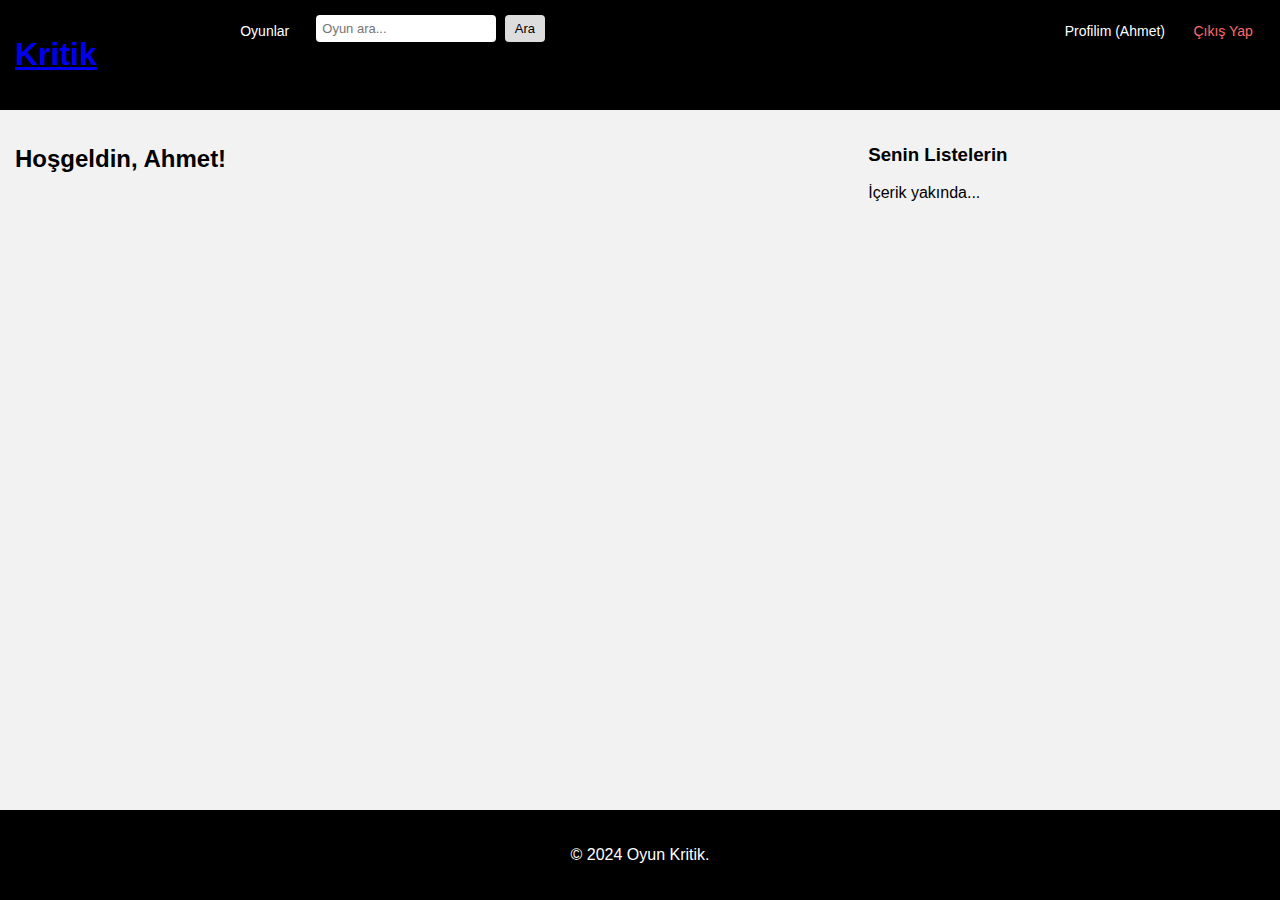
<file: homepage-member.html>
<!DOCTYPE html>
<html lang="tr">
<head>
    <meta charset="UTF-8">
    <meta name="viewport" content="width=device-width, initial-scale=1.0">
    <title>Oyun Kritik - Üye Paneli</title>
    <link rel="stylesheet" href="assets/css/style.css">
</head>
<body>

    <header>
        <div class="row">
            <div class="col-2">
                <h1><a href="homepage-member.html">Kritik</a></h1>
            </div>

            <div class="col-10">
                <nav>
                    <ul class="nav-left">
                        <li><a href="#">Oyunlar</a></li>
                    </ul>
                    <div class="search-container">
                        <form action="#">
                            <input type="text" placeholder="Oyun ara..." name="search">
                            <button type="submit">Ara</button>
                        </form>
                    </div>
                    <ul class="nav-right">
                        <li><a href="profile.html">Profilim (Ahmet)</a></li>
                        <li><a href="index.html" style="color: #ff6b6b;">Çıkış Yap</a></li>
                    </ul>
                </nav>
            </div>
        </div>
    </header>

    <div class="row">
        <section class="col-8">
            <h2>Hoşgeldin, Ahmet!</h2>
        </section>
        <aside class="col-4">
            <h3>Senin Listelerin</h3>
            <p>İçerik yakında...</p>
        </aside>
    </div>

    <footer>
        <p>&copy; 2024 Oyun Kritik.</p>
    </footer>

</body>
</html>
</file>
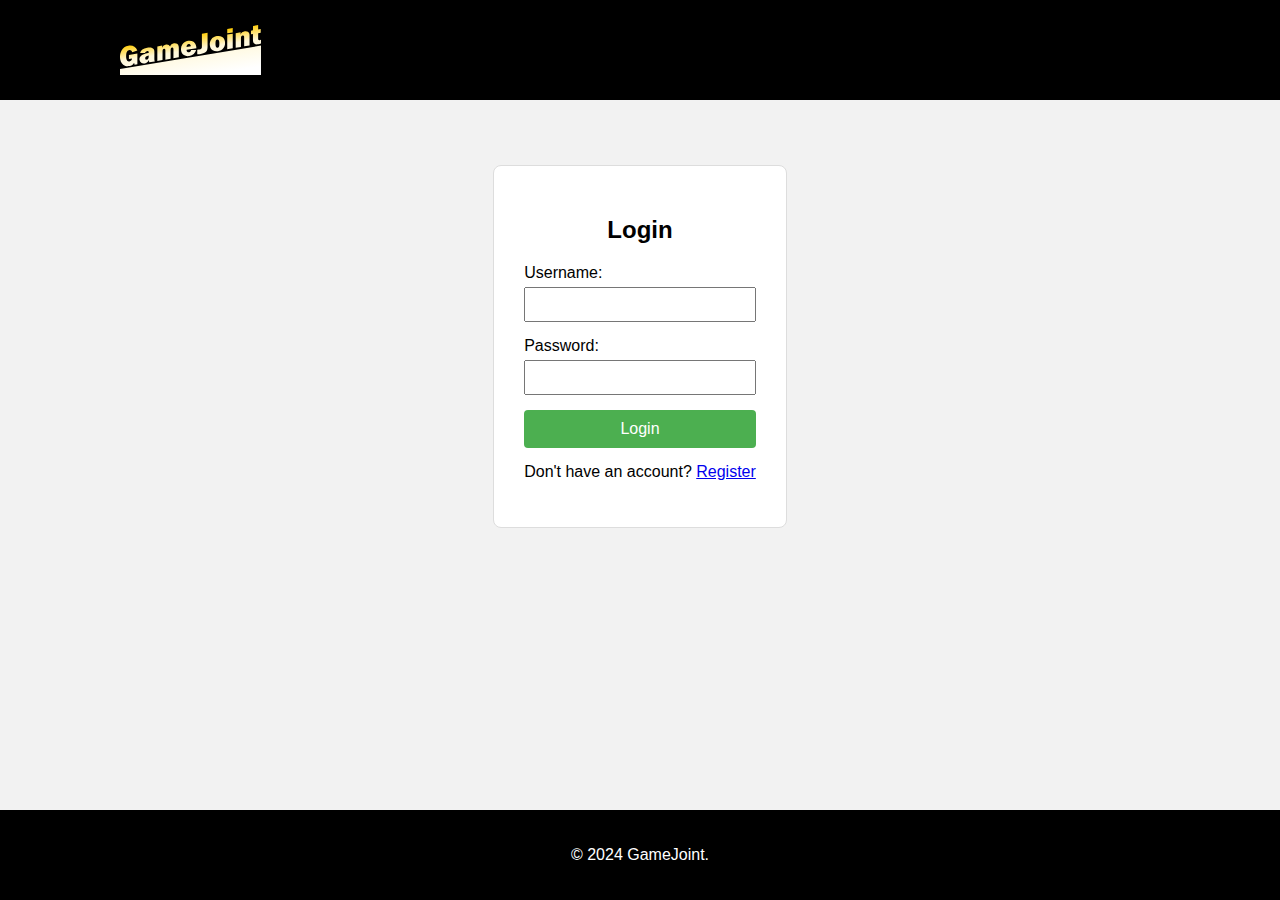
<file: login.html>
<!DOCTYPE html>
<html lang="en">
<head>
    <meta charset="UTF-8">
    <meta name="viewport" content="width=device-width, initial-scale=1.0">
    <title>Login - GameJoint</title>
    <link rel="stylesheet" href="assets/css/style.css">
</head>
<body>

    <header>
        <div class="container">
            <div class="row header-content">
                <div class="col-2">
                    <a href="index.html" class="logo-link">
                        <img src="assets/images/logo.svg" alt="GameJoint Logo" class="site-logo">
                    </a>
                </div>
                <div class="col-10">
                    <nav>

                    </nav>
                </div>
            </div>
        </div>
    </header>

    <div class="container">
        <div class="row">
            <div class="col-12">
                <section style="max-width: 400px; margin: 50px auto; background: white; padding: 30px; border-radius: 8px; border: 1px solid #ddd;">
                    <h2 style="text-align: center;">Login</h2>
                    <form action="homepage-member.html">
                        <div style="margin-bottom: 15px;">
                            <label for="username" style="display: block; margin-bottom: 5px;">Username:</label>
                            <input type="text" id="username" name="username" style="width: 100%; padding: 8px; box-sizing: border-box;">
                        </div>
                        <div style="margin-bottom: 15px;">
                            <label for="password" style="display: block; margin-bottom: 5px;">Password:</label>
                            <input type="password" id="password" name="password" style="width: 100%; padding: 8px; box-sizing: border-box;">
                        </div>
                        <button type="submit" style="width: 100%; padding: 10px; background-color: #4CAF50; color: white; border: none; border-radius: 4px; cursor: pointer; font-size: 16px;">Login</button>
                    </form>
                    <p style="text-align: center; margin-top: 15px;">
                        Don't have an account? <a href="register.html">Register</a>
                    </p>
                </section>
            </div>
        </div>
    </div>

    <footer>
        <div class="container">
            <p>&copy; 2024 GameJoint.</p>
        </div>
    </footer>

</body>
</html>
</file>
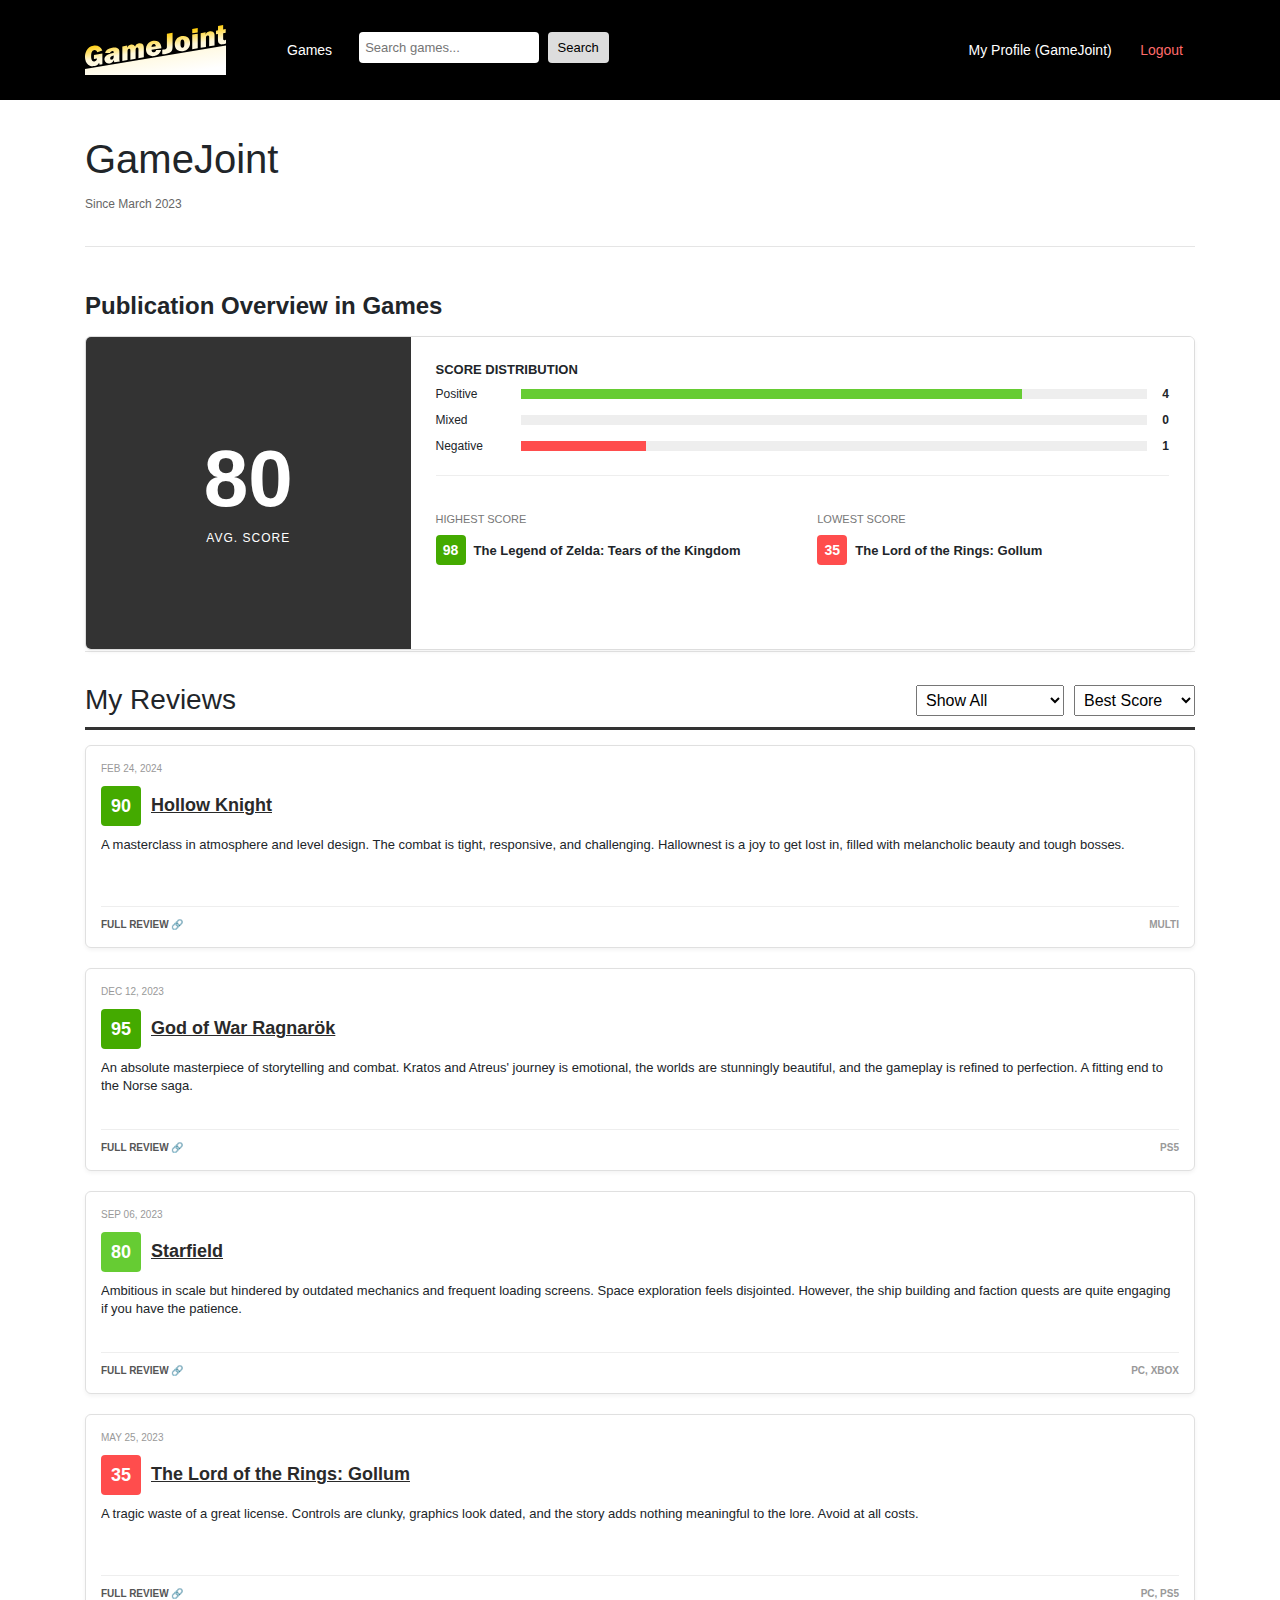
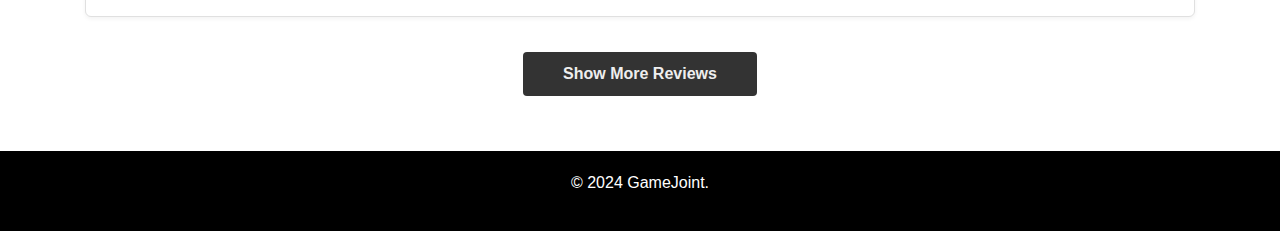
<file: profile-critic.html>
<!DOCTYPE html>
<html lang="en">
<head>
    <meta charset="UTF-8">
    <meta name="viewport" content="width=device-width, initial-scale=1.0">
    <title>Profile - GameJoint</title>
    <link rel="stylesheet" href="assets/css/style.css">
    <link rel="stylesheet" href="https://maxcdn.bootstrapcdn.com/bootstrap/4.5.2/css/bootstrap.min.css">
    <style>
        /* game-details.html metin stilleri */
        .text-collapsed {
            display: -webkit-box;
            -webkit-line-clamp: 3;
            -webkit-box-orient: vertical;
            overflow: hidden;
            text-overflow: ellipsis;
        }
        .text-expanded {
            -webkit-line-clamp: unset;
            display: block;
        }
        .card-content a { text-decoration: none; color: inherit; }
        
        /* Eleştirmen Puan Kutusu (Kare) Stili */
        .metascore {
            width: 40px;
            height: 40px;
            color: white;
            font-weight: bold;
            font-size: 18px;
            text-align: center;
            line-height: 40px;
            border-radius: 4px; /* Kare olması için */
            display: inline-block;
        }
    </style>
</head>
<body>

    <header>
        <div class="container">
            <div class="row header-content">
                <div class="col-2">
                    <a href="homepage-member.html" class="logo-link">
                        <img src="assets/images/logo.svg" alt="GameJoint Logo" class="site-logo">
                    </a>
                </div>
                <div class="col-10">
                    <nav>
                        <ul class="nav-left">
                            <li><a href="#">Games</a></li>
                        </ul>
                        <div class="search-container">
                            <form action="#">
                                <input type="text" placeholder="Search games..." name="search">
                                <button type="submit">Search</button>
                            </form>
                        </div>
                        <ul class="nav-right">
                            <li><a href="profile.html">My Profile (GameJoint)</a></li>
                            <li><a href="index.html" style="color: #ff6b6b;">Logout</a></li>
                        </ul>
                    </nav>
                </div>
            </div>
        </div>
    </header>

    <div class="container main-content">
        
        <div class="row">
            <div class="col-12">
                <h1>GameJoint</h1>
                <span class="release-date">Since March 2023</span>
            </div>
        </div>
        <hr>

        <div class="row" style="margin-top: 30px; margin-bottom: 30px;">
            <div class="col-12">
                <h4 class="font-weight-bold" style="margin-bottom: 15px;">Publication Overview in Games</h4>
                <div class="game-card" style="display: flex; flex-wrap: wrap; padding: 0; overflow: hidden; border: 1px solid #ddd;">
                    <div style="background-color: #333; color: white; padding: 40px; text-align: center; flex: 1; min-width: 200px; display: flex; flex-direction: column; justify-content: center;">
                        <div id="avg-score" style="font-size: 80px; font-weight: bold; line-height: 1;">-</div>
                        <div style="font-size: 12px; text-transform: uppercase; margin-top: 10px; letter-spacing: 1px;">Avg. Score</div>
                    </div>
                    <div style="flex: 3; padding: 25px; background-color: white; min-width: 300px;">
                        <h6 style="font-weight: bold; text-transform: uppercase; font-size: 13px; margin-top: 0;">Score Distribution</h6>
                        <div style="margin-bottom: 20px;">
                            <div style="display: flex; align-items: center; margin-bottom: 8px;">
                                <span style="width: 70px; font-size: 12px;">Positive</span>
                                <div style="flex-grow: 1; height: 10px; background-color: #eee; margin: 0 15px;">
                                    <div id="pos-bar" style="width: 0%; height: 100%; background-color: #66cc33;"></div>
                                </div>
                                <span id="pos-count" style="font-size: 12px; font-weight: bold;">0</span>
                            </div>
                            <div style="display: flex; align-items: center; margin-bottom: 8px;">
                                <span style="width: 70px; font-size: 12px;">Mixed</span>
                                <div style="flex-grow: 1; height: 10px; background-color: #eee; margin: 0 15px;">
                                    <div id="mixed-bar" style="width: 0%; height: 100%; background-color: #ffcc33;"></div>
                                </div>
                                <span id="mixed-count" style="font-size: 12px; font-weight: bold;">0</span>
                            </div>
                            <div style="display: flex; align-items: center;">
                                <span style="width: 70px; font-size: 12px;">Negative</span>
                                <div style="flex-grow: 1; height: 10px; background-color: #eee; margin: 0 15px;">
                                    <div id="neg-bar" style="width: 0%; height: 100%; background-color: #ff4d4d;"></div>
                                </div>
                                <span id="neg-count" style="font-size: 12px; font-weight: bold;">0</span>
                            </div>
                        </div>
                        <hr style="border: 0; border-top: 1px solid #eee; margin: 15px 0;">
                        <div class="row">
                            <div class="col-6">
                                <span style="font-size: 11px; text-transform: uppercase; color: #777;">Highest Score</span>
                                <div style="display: flex; align-items: center; margin-top: 5px;">
                                    <div id="highest-score-val" class="metascore mr-2" style="width: 30px; height: 30px; line-height: 30px; font-size: 14px;">-</div>
                                    <b id="highest-game-name" style="font-size: 13px;">-</b>
                                </div>
                            </div>
                            <div class="col-6">
                                <span style="font-size: 11px; text-transform: uppercase; color: #777;">Lowest Score</span>
                                <div style="display: flex; align-items: center; margin-top: 5px;">
                                    <div id="lowest-score-val" class="metascore mr-2" style="width: 30px; height: 30px; line-height: 30px; font-size: 14px;">-</div>
                                    <b id="lowest-game-name" style="font-size: 13px;">-</b>
                                </div>
                            </div>
                        </div>
                    </div>
                </div>
            </div>
        </div>
        <hr>

        <div class="row">
            <div class="col-12">
                
                <div style="display: flex; justify-content: space-between; align-items: center; border-bottom: 3px solid #333; margin-bottom: 15px; padding-bottom: 10px;">
                    <h3 style="margin:0;">My Reviews</h3>
                    
                    <div style="display: flex; gap: 10px;">
                        <select onchange="filterReviews('profile-review-list', this.value)" style="padding: 5px;">
                            <option value="all">Show All</option>
                            <option value="green">Positive (Green)</option>
                            <option value="yellow">Mixed (Yellow)</option>
                            <option value="red">Negative (Red)</option>
                        </select>

                        <select onchange="sortReviews('profile-review-list', this.value)" style="padding: 5px;">
                            <option value="desc">Best Score</option>
                            <option value="asc">Worst Score</option>
                            <option value="date-desc">Newest First</option>
                            <option value="date-asc">Oldest First</option>
                        </select>
                    </div>
                </div>

                <div id="profile-review-list">
                    
                    <div class="game-card review-item" data-score="95" style="margin-bottom: 20px; height: auto;">
                        <div class="card-content">
                            <div class="review-date-text" style="font-size: 10px; color: #999; margin-bottom: 10px;">DEC 12, 2023</div>
                            <div style="display: flex; align-items: center; margin-bottom: 10px;">
                                <div class="metascore" style="margin-right: 10px;">95</div>
                                <span class="review-game-title" style="font-weight:bold; font-size: 18px; color: #2a2a2a; text-decoration: underline;">God of War Ragnarök</span>
                            </div>
                            <p class="text-collapsed" style="font-size: 13px; margin-bottom: 15px;">
                                An absolute masterpiece of storytelling and combat. Kratos and Atreus' journey is emotional, the worlds are stunningly beautiful, and the gameplay is refined to perfection. A fitting end to the Norse saga.
                            </p>
                            <button class="btn-read-more">Read More</button>
                            <div style="border-top: 1px solid #eee; margin-top: 5px; padding-top: 10px; display:flex; justify-content:space-between;">
                                <a href="#" style="font-size: 10px; font-weight: bold; color: #555;">FULL REVIEW 🔗</a>
                                <span style="font-size: 10px; font-weight: bold; color: #999;">PS5</span>
                            </div>
                        </div>
                    </div>

                    <div class="game-card review-item" data-score="98" style="margin-bottom: 20px; height: auto;">
                        <div class="card-content">
                            <div class="review-date-text" style="font-size: 10px; color: #999; margin-bottom: 10px;">MAY 15, 2023</div>
                            <div style="display: flex; align-items: center; margin-bottom: 10px;">
                                <div class="metascore" style="margin-right: 10px;">98</div>
                                <span class="review-game-title" style="font-weight:bold; font-size: 18px; color: #2a2a2a; text-decoration: underline;">The Legend of Zelda: Tears of the Kingdom</span>
                            </div>
                            <p class="text-collapsed" style="font-size: 13px; margin-bottom: 15px;">
                                Nintendo has done it again. The freedom to build and explore is unparalleled. Every corner of Hyrule feels alive with secrets. The new Ultrahand ability changes everything we know about puzzle solving.
                            </p>
                            <button class="btn-read-more">Read More</button>
                            <div style="border-top: 1px solid #eee; margin-top: 5px; padding-top: 10px; display:flex; justify-content:space-between;">
                                <a href="#" style="font-size: 10px; font-weight: bold; color: #555;">FULL REVIEW 🔗</a>
                                <span style="font-size: 10px; font-weight: bold; color: #999;">SWITCH</span>
                            </div>
                        </div>
                    </div>

                    <div class="game-card review-item" data-score="80" style="margin-bottom: 20px; height: auto;">
                        <div class="card-content">
                            <div class="review-date-text" style="font-size: 10px; color: #999; margin-bottom: 10px;">SEP 06, 2023</div>
                            <div style="display: flex; align-items: center; margin-bottom: 10px;">
                                <div class="metascore" style="margin-right: 10px;">80</div>
                                <span class="review-game-title" style="font-weight:bold; font-size: 18px; color: #2a2a2a; text-decoration: underline;">Starfield</span>
                            </div>
                            <p class="text-collapsed" style="font-size: 13px; margin-bottom: 15px;">
                                Ambitious in scale but hindered by outdated mechanics and frequent loading screens. Space exploration feels disjointed. However, the ship building and faction quests are quite engaging if you have the patience.
                            </p>
                            <button class="btn-read-more">Read More</button>
                            <div style="border-top: 1px solid #eee; margin-top: 5px; padding-top: 10px; display:flex; justify-content:space-between;">
                                <a href="#" style="font-size: 10px; font-weight: bold; color: #555;">FULL REVIEW 🔗</a>
                                <span style="font-size: 10px; font-weight: bold; color: #999;">PC, XBOX</span>
                            </div>
                        </div>
                    </div>

                    <div class="game-card review-item" data-score="90" style="margin-bottom: 20px; height: auto;">
                        <div class="card-content">
                            <div class="review-date-text" style="font-size: 10px; color: #999; margin-bottom: 10px;">FEB 24, 2024</div>
                            <div style="display: flex; align-items: center; margin-bottom: 10px;">
                                <div class="metascore" style="margin-right: 10px;">90</div>
                                <span class="review-game-title" style="font-weight:bold; font-size: 18px; color: #2a2a2a; text-decoration: underline;">Hollow Knight</span>
                            </div>
                            <p class="text-collapsed" style="font-size: 13px; margin-bottom: 15px;">
                                A masterclass in atmosphere and level design. The combat is tight, responsive, and challenging. Hallownest is a joy to get lost in, filled with melancholic beauty and tough bosses.
                            </p>
                            <button class="btn-read-more">Read More</button>
                            <div style="border-top: 1px solid #eee; margin-top: 5px; padding-top: 10px; display:flex; justify-content:space-between;">
                                <a href="#" style="font-size: 10px; font-weight: bold; color: #555;">FULL REVIEW 🔗</a>
                                <span style="font-size: 10px; font-weight: bold; color: #999;">MULTI</span>
                            </div>
                        </div>
                    </div>

                    <div class="game-card review-item" data-score="35" style="margin-bottom: 20px; height: auto;">
                        <div class="card-content">
                            <div class="review-date-text" style="font-size: 10px; color: #999; margin-bottom: 10px;">MAY 25, 2023</div>
                            <div style="display: flex; align-items: center; margin-bottom: 10px;">
                                <div class="metascore" style="margin-right: 10px;">35</div>
                                <span class="review-game-title" style="font-weight:bold; font-size: 18px; color: #2a2a2a; text-decoration: underline;">The Lord of the Rings: Gollum</span>
                            </div>
                            <p class="text-collapsed" style="font-size: 13px; margin-bottom: 15px;">
                                A tragic waste of a great license. Controls are clunky, graphics look dated, and the story adds nothing meaningful to the lore. Avoid at all costs.
                            </p>
                            <button class="btn-read-more">Read More</button>
                            <div style="border-top: 1px solid #eee; margin-top: 5px; padding-top: 10px; display:flex; justify-content:space-between;">
                                <a href="#" style="font-size: 10px; font-weight: bold; color: #555;">FULL REVIEW 🔗</a>
                                <span style="font-size: 10px; font-weight: bold; color: #999;">PC, PS5</span>
                            </div>
                        </div>
                    </div>

                </div>
                
                <div class="text-center mt-3">
                    <button class="btn-show-more" data-target="profile-review-list" style="width: auto; padding: 10px 40px;">Show More Reviews</button>
                </div>
            </div>
        </div>
    </div>

    <div id="full-review-modal" class="modal-overlay">
        <div class="modal-content" style="text-align: left; max-width: 600px; width: 90%;">
            <span class="close-full-review-btn" style="float: right; font-size: 28px; font-weight: bold; cursor: pointer;">&times;</span>
            <div style="display: flex; align-items: center; margin-bottom: 20px; border-bottom: 1px solid #eee; padding-bottom: 10px;">
                <div id="modal-review-score" class="metascore" style="margin-right: 15px; width:50px; height:50px; line-height:50px; font-size:22px;"></div>
                <h3 id="modal-review-author" style="margin: 0;">Game Title</h3>
            </div>
            <p id="modal-review-text" style="line-height: 1.6; color: #333; font-size: 15px;">Review text...</p>
            <div style="text-align: right; margin-top: 20px;">
                <button id="close-full-review-btn" class="btn-cancel" style="background: #333;">Close</button>
            </div>
        </div>
    </div>

    <footer>
        <div class="container">
            <p>&copy; 2024 GameJoint.</p>
        </div>
    </footer>

    <script src="https://code.jquery.com/jquery-3.5.1.slim.min.js"></script>
    <script src="https://cdn.jsdelivr.net/npm/popper.js@1.16.0/dist/umd/popper.min.js"></script>
    <script src="https://maxcdn.bootstrapcdn.com/bootstrap/4.5.2/js/bootstrap.min.js"></script>
    <script src="assets/js/main.js"></script>

    <script>
        document.addEventListener("DOMContentLoaded", function() {
            updateOverviewStats();
            
            if (typeof window.sortReviews === "function") {
                window.sortReviews('profile-review-list', 'date-desc');
            }
            
            const selects = document.querySelectorAll('select');
            selects.forEach(sel => {
                sel.addEventListener('change', () => {
                    setTimeout(updateOverviewStats, 100);
                });
            });
            
            initReadMoreButtons();
        });

        // Puan Renklendirme (Overview ve Modal için)
        function applyColorToEl(el, score) {
            el.classList.remove('score-none', 'score-dark-green', 'score-green', 'score-yellow', 'score-red');
            let effective = score <= 10 ? score * 10 : score;
            if (effective >= 90) el.classList.add('score-dark-green');
            else if (effective >= 75) el.classList.add('score-green');
            else if (effective >= 50) el.classList.add('score-yellow');
            else el.classList.add('score-red');
        }

        // Overview Hesaplama (Kare puan kutuları için .metascore kullanıldı)
        function updateOverviewStats() {
            const reviews = document.querySelectorAll('.review-item');
            
            let total = 0, pos = 0, mixed = 0, neg = 0, hi = -1, lo = 101, hiG = "-", loG = "-";
            let validCount = 0;

            reviews.forEach(r => {
                const s = parseInt(r.querySelector('.metascore').innerText);
                const tElement = r.querySelector('.review-game-title');
                const t = tElement ? tElement.innerText : "-";
                
                if (!isNaN(s)) {
                    total += s;
                    validCount++;
                    if (s >= 75) pos++; else if (s >= 50) mixed++; else neg++;
                    if (s > hi) { hi = s; hiG = t; }
                    if (s < lo) { lo = s; loG = t; }
                }
            });

            if (validCount > 0) {
                document.getElementById('avg-score').innerText = Math.round(total / validCount);
                document.getElementById('pos-count').innerText = pos;
                document.getElementById('mixed-count').innerText = mixed;
                document.getElementById('neg-count').innerText = neg;
                document.getElementById('pos-bar').style.width = (pos/validCount*100)+'%';
                document.getElementById('mixed-bar').style.width = (mixed/validCount*100)+'%';
                document.getElementById('neg-bar').style.width = (neg/validCount*100)+'%';
                
                const hiEl = document.getElementById('highest-score-val');
                const loEl = document.getElementById('lowest-score-val');
                hiEl.innerText = hi; loEl.innerText = lo;
                document.getElementById('highest-game-name').innerText = hiG;
                document.getElementById('lowest-game-name').innerText = loG;

                applyColorToEl(hiEl, hi);
                applyColorToEl(loEl, lo);
            }
        }

        function initReadMoreButtons() {
            const modal = document.getElementById('full-review-modal');
            const modalAuthor = document.getElementById('modal-review-author');
            const modalScore = document.getElementById('modal-review-score');
            const modalText = document.getElementById('modal-review-text');

            document.querySelectorAll('.btn-read-more').forEach(btn => {
                const p = btn.previousElementSibling;
                if (p.scrollHeight > p.clientHeight + 2) {
                    btn.style.display = 'inline-block';
                } else {
                    btn.style.display = 'none';
                }

                btn.onclick = function(e) {
                    e.preventDefault();
                    const card = btn.closest('.game-card');
                    const title = card.querySelector('.review-game-title').textContent;
                    const score = card.querySelector('.metascore').textContent;

                    modalAuthor.textContent = title;
                    modalText.textContent = p.textContent.trim();
                    modalScore.textContent = score;
                    applyColorToEl(modalScore, parseInt(score));
                    modal.style.display = 'flex';
                };
            });

            const close = () => modal.style.display = 'none';
            document.querySelector('.close-full-review-btn').onclick = close;
            document.getElementById('close-full-review-btn').onclick = close;
            window.onclick = (e) => { if (e.target == modal) close(); };
        }
    </script>
</body>
</html>
</file>
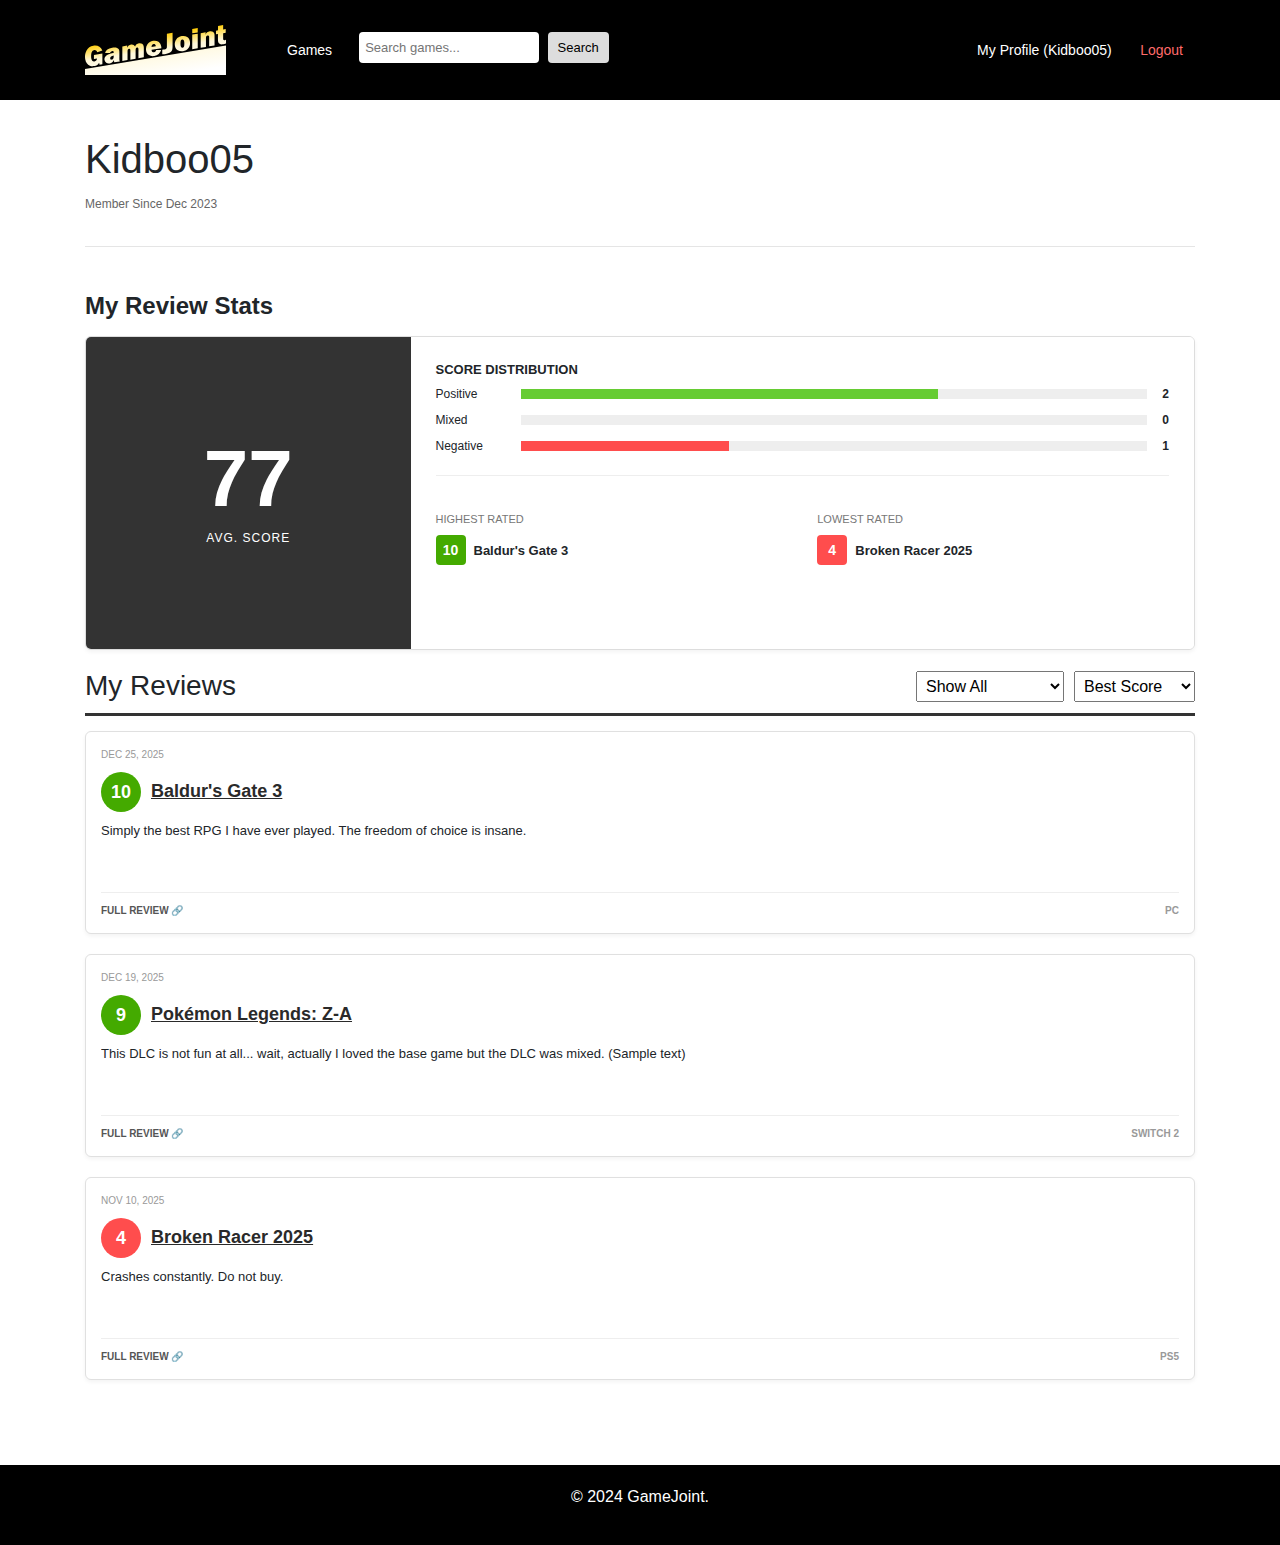
<file: profile.html>
<!DOCTYPE html>
<html lang="en">
<head>
    <meta charset="UTF-8">
    <meta name="viewport" content="width=device-width, initial-scale=1.0">
    <title>User Profile - GameJoint</title>
    <link rel="stylesheet" href="assets/css/style.css">
    <link rel="stylesheet" href="https://maxcdn.bootstrapcdn.com/bootstrap/4.5.2/css/bootstrap.min.css">
</head>
<body>

    <header>
        <div class="container">
            <div class="row header-content">
                <div class="col-2">
                    <a href="homepage-member.html" class="logo-link">
                        <img src="assets/images/logo.svg" alt="GameJoint Logo" class="site-logo">
                    </a>
                </div>
                <div class="col-10">
                    <nav>
                        <ul class="nav-left">
                            <li><a href="index.html">Games</a></li>
                        </ul>
                        <div class="search-container">
                            <form action="#">
                                <input type="text" placeholder="Search games..." name="search">
                                <button type="submit">Search</button>
                            </form>
                        </div>
                        <ul class="nav-right">
                            <li><a href="profile.html">My Profile (Kidboo05)</a></li>
                            <li><a href="index.html" class="nav-logout">Logout</a></li>
                        </ul>
                    </nav>
                </div>
            </div>
        </div>
    </header>

    <div class="container main-content">
        
        <div class="row">
            <div class="col-12">
                <h1>Kidboo05</h1>
                <span class="release-date">Member Since Dec 2023</span>
            </div>
        </div>
        <hr>

        <div class="row mt-30 mb-30">
            <div class="col-12">
                <h4 class="font-weight-bold mb-15">My Review Stats</h4>
                <div class="game-card overview-card">
                    <div class="overview-left">
                        <div id="avg-score" class="overview-score-large">-</div>
                        <div class="overview-label">Avg. Score</div>
                    </div>
                    <div class="overview-right">
                        <h6 class="overview-title">Score Distribution</h6>
                        <div class="mb-20">
                            <div class="dist-row">
                                <span class="dist-label">Positive</span>
                                <div class="dist-track">
                                    <div id="pos-bar" class="dist-fill bg-pos" style="width: 0%;"></div>
                                </div>
                                <span id="pos-count" class="dist-count">0</span>
                            </div>
                            <div class="dist-row">
                                <span class="dist-label">Mixed</span>
                                <div class="dist-track">
                                    <div id="mixed-bar" class="dist-fill bg-mix" style="width: 0%;"></div>
                                </div>
                                <span id="mixed-count" class="dist-count">0</span>
                            </div>
                            <div class="dist-row">
                                <span class="dist-label">Negative</span>
                                <div class="dist-track">
                                    <div id="neg-bar" class="dist-fill bg-neg" style="width: 0%;"></div>
                                </div>
                                <span id="neg-count" class="dist-count">0</span>
                            </div>
                        </div>
                        <hr class="divider-light">
                        <div class="row">
                            <div class="col-6">
                                <span class="high-low-label">Highest Rated</span>
                                <div class="high-low-row">
                                    <div id="highest-score-val" class="metascore metascore-mini">-</div>
                                    <b id="highest-game-name" class="game-name-small">-</b>
                                </div>
                            </div>
                            <div class="col-6">
                                <span class="high-low-label">Lowest Rated</span>
                                <div class="high-low-row">
                                    <div id="lowest-score-val" class="metascore metascore-mini">-</div>
                                    <b id="lowest-game-name" class="game-name-small">-</b>
                                </div>
                            </div>
                        </div>
                    </div>
                </div>
            </div>
        </div>
        <hr>

        <div class="row">
            <div class="col-12">
                
                <div class="section-title-row">
                    <h3 class="h3-nomargin">My Reviews</h3>
                    
                    <div class="filter-group">
                        <select onchange="filterReviews('profile-review-list', this.value)" class="filter-select">
                            <option value="all">Show All</option>
                            <option value="green">Positive (Green)</option>
                            <option value="yellow">Mixed (Yellow)</option>
                            <option value="red">Negative (Red)</option>
                        </select>

                        <select onchange="sortReviews('profile-review-list', this.value)" class="filter-select">
                            <option value="desc">Best Score</option>
                            <option value="asc">Worst Score</option>
                            <option value="date-desc">Newest First</option>
                            <option value="date-asc">Oldest First</option>
                        </select>
                    </div>
                </div>

                <div id="profile-review-list">
                    
                    <div class="game-card review-item review-item-auto" data-score="10">
                        <div class="card-content">
                            <div class="review-date-small">DEC 25, 2025</div>
                            <div class="review-item-header">
                                <div class="detailmetascore metascore-large mr-10">10</div>
                                <span class="review-game-title review-title-large">Baldur's Gate 3</span>
                            </div>
                            <p class="text-collapsed review-body-text">
                                Simply the best RPG I have ever played. The freedom of choice is insane.
                            </p>
                            <button class="btn-read-more">Read More</button>
                            <div class="card-footer-profile">
                                <a href="#" class="footer-link-small">FULL REVIEW 🔗</a>
                                <span class="footer-tag-small">PC</span>
                            </div>
                        </div>
                    </div>

                    <div class="game-card review-item review-item-auto" data-score="9">
                        <div class="card-content">
                            <div class="review-date-small">DEC 19, 2025</div>
                            <div class="review-item-header">
                                <div class="detailmetascore metascore-large mr-10">9</div>
                                <span class="review-game-title review-title-large">Pokémon Legends: Z-A</span>
                            </div>
                            <p class="text-collapsed review-body-text">
                                This DLC is not fun at all... wait, actually I loved the base game but the DLC was mixed. (Sample text)
                            </p>
                            <button class="btn-read-more">Read More</button>
                            <div class="card-footer-profile">
                                <a href="#" class="footer-link-small">FULL REVIEW 🔗</a>
                                <span class="footer-tag-small">SWITCH 2</span>
                            </div>
                        </div>
                    </div>

                    <div class="game-card review-item review-item-auto" data-score="4">
                        <div class="card-content">
                            <div class="review-date-small">NOV 10, 2025</div>
                            <div class="review-item-header">
                                <div class="detailmetascore metascore-large mr-10">4</div>
                                <span class="review-game-title review-title-large">Broken Racer 2025</span>
                            </div>
                            <p class="text-collapsed review-body-text">
                                Crashes constantly. Do not buy.
                            </p>
                            <button class="btn-read-more">Read More</button>
                            <div class="card-footer-profile">
                                <a href="#" class="footer-link-small">FULL REVIEW 🔗</a>
                                <span class="footer-tag-small">PS5</span>
                            </div>
                        </div>
                    </div>

                </div>
                
                <div class="text-center mt-30">
                    <button class="btn-show-more" data-target="profile-review-list">Show More Reviews</button>
                </div>
            </div>
        </div>
    </div>

    <div id="full-review-modal" class="modal-overlay">
        <div class="modal-content modal-content-profile">
            <span class="close-full-review-btn modal-close-right">&times;</span>
            <div class="modal-review-header">
                <div id="modal-review-score" class="detailmetascore mr-15" style="width:50px; height:50px; line-height:50px; font-size:22px;"></div>
                <h3 id="modal-review-author" class="h3-nomargin">Game Title</h3>
            </div>
            <p id="modal-review-text" class="modal-text-content">Review text...</p>
            <div class="text-right mt-20">
                <button id="close-full-review-btn" class="btn-cancel" style="background: #333;">Close</button>
            </div>
        </div>
    </div>

    <footer>
        <div class="container">
            <p>&copy; 2024 GameJoint.</p>
        </div>
    </footer>

    <script src="https://code.jquery.com/jquery-3.5.1.slim.min.js"></script>
    <script src="https://cdn.jsdelivr.net/npm/popper.js@1.16.0/dist/umd/popper.min.js"></script>
    <script src="https://maxcdn.bootstrapcdn.com/bootstrap/4.5.2/js/bootstrap.min.js"></script>
    <script src="assets/js/main.js"></script>

    <script>
        document.addEventListener("DOMContentLoaded", function() {
            // Run stats update
            updateOverviewStats();
            
            // Initial Sort
            if (typeof window.sortReviews === "function") {
                window.sortReviews('profile-review-list', 'date-desc');
            }
            
            // Filter Listeners
            const selects = document.querySelectorAll('select');
            selects.forEach(sel => {
                sel.addEventListener('change', () => {
                    setTimeout(updateOverviewStats, 100);
                });
            });
            
            // Run Read More Init (With Delay for Safety)
            setTimeout(initReadMoreButtons, 100);
            
            // Re-check read more buttons on resize
            window.addEventListener('resize', initReadMoreButtons);
        });

        // Coloring Logic
        function applyColorToEl(el, score) {
            el.classList.remove('score-none', 'score-dark-green', 'score-green', 'score-yellow', 'score-red');
            
            // Normalize score to 1-100 scale for checking
            let effective = score;
            if (score <= 10) effective = score * 10;

            if (effective >= 90) el.classList.add('score-dark-green');
            else if (effective >= 75) el.classList.add('score-green');
            else if (effective >= 50) el.classList.add('score-yellow');
            else el.classList.add('score-red');
        }

        // Stats Logic
        function updateOverviewStats() {
            const reviews = document.querySelectorAll('.review-item');
            
            let total = 0, pos = 0, mixed = 0, neg = 0, hi = -1, lo = 1000, hiG = "-", loG = "-";
            let validCount = 0;

            reviews.forEach(r => {
                // Check both box (metascore) and circle (detailmetascore)
                let sBox = r.querySelector('.metascore') || r.querySelector('.detailmetascore');
                if(!sBox) return;

                let s = parseFloat(sBox.innerText);
                const tElement = r.querySelector('.review-game-title');
                const t = tElement ? tElement.innerText : "-";
                
                if (!isNaN(s)) {
                    // Normalize to 100 scale for stats
                    let effectiveS = s <= 10 ? s * 10 : s;

                    total += effectiveS;
                    validCount++;
                    if (effectiveS >= 75) pos++; else if (effectiveS >= 50) mixed++; else neg++;
                    
                    if (effectiveS > hi) { hi = effectiveS; hiG = t; }
                    if (effectiveS < lo) { lo = effectiveS; loG = t; }
                }
            });

            if (validCount > 0) {
                // Show Global Avg (normalized to 100)
                document.getElementById('avg-score').innerText = Math.round(total / validCount);
                
                document.getElementById('pos-count').innerText = pos;
                document.getElementById('mixed-count').innerText = mixed;
                document.getElementById('neg-count').innerText = neg;
                
                document.getElementById('pos-bar').style.width = (pos/validCount*100)+'%';
                document.getElementById('mixed-bar').style.width = (mixed/validCount*100)+'%';
                document.getElementById('neg-bar').style.width = (neg/validCount*100)+'%';
                
                const hiEl = document.getElementById('highest-score-val');
                const loEl = document.getElementById('lowest-score-val');
                
                // Display High/Low as they appeared (10 or 95)
                hiEl.innerText = (hi % 10 === 0 && hi <= 100 && reviews[0].querySelector('.detailmetascore')) ? hi/10 : hi; 
                loEl.innerText = (lo % 10 === 0 && lo <= 100 && reviews[0].querySelector('.detailmetascore')) ? lo/10 : lo;

                document.getElementById('highest-game-name').innerText = hiG;
                document.getElementById('lowest-game-name').innerText = loG;

                applyColorToEl(hiEl, hi);
                applyColorToEl(loEl, lo);
            }
        }

        function initReadMoreButtons() {
            const modal = document.getElementById('full-review-modal');
            const modalAuthor = document.getElementById('modal-review-author');
            const modalScore = document.getElementById('modal-review-score');
            const modalText = document.getElementById('modal-review-text');

            document.querySelectorAll('.btn-read-more').forEach(btn => {
                const p = btn.previousElementSibling;
                
                // FIX: Add 5px buffer and check if 'p' exists
                if (p && p.scrollHeight > p.clientHeight + 5) {
                    btn.style.display = 'inline-block';
                } else {
                    btn.style.display = 'none';
                }

                // Remove old listener to prevent duplicates if function runs twice
                btn.onclick = null; 

                btn.onclick = function(e) {
                    e.preventDefault();
                    const card = btn.closest('.game-card');
                    const title = card.querySelector('.review-game-title').textContent;
                    
                    const scoreBox = card.querySelector('.metascore') || card.querySelector('.detailmetascore');
                    const score = scoreBox ? scoreBox.textContent : "-";

                    modalAuthor.textContent = title;
                    modalText.textContent = p.textContent.trim();
                    
                    // Style modal score to match (circle vs square)
                    modalScore.className = scoreBox.className;
                    modalScore.classList.remove('mr-10', 'metascore-large', 'mr-15'); 
                    modalScore.textContent = score;
                    
                    // Enforce large size for modal
                    modalScore.style.width = "50px";
                    modalScore.style.height = "50px";
                    modalScore.style.lineHeight = "50px";
                    modalScore.style.fontSize = "22px";
                    
                    applyColorToEl(modalScore, parseFloat(score));
                    modal.style.display = 'flex';
                };
            });

            const close = () => modal.style.display = 'none';
            if(document.querySelector('.close-full-review-btn')) document.querySelector('.close-full-review-btn').onclick = close;
            if(document.getElementById('close-full-review-btn')) document.getElementById('close-full-review-btn').onclick = close;
            window.onclick = (e) => { if (e.target == modal) close(); };
        }
    </script>
</body>
</html>
</file>
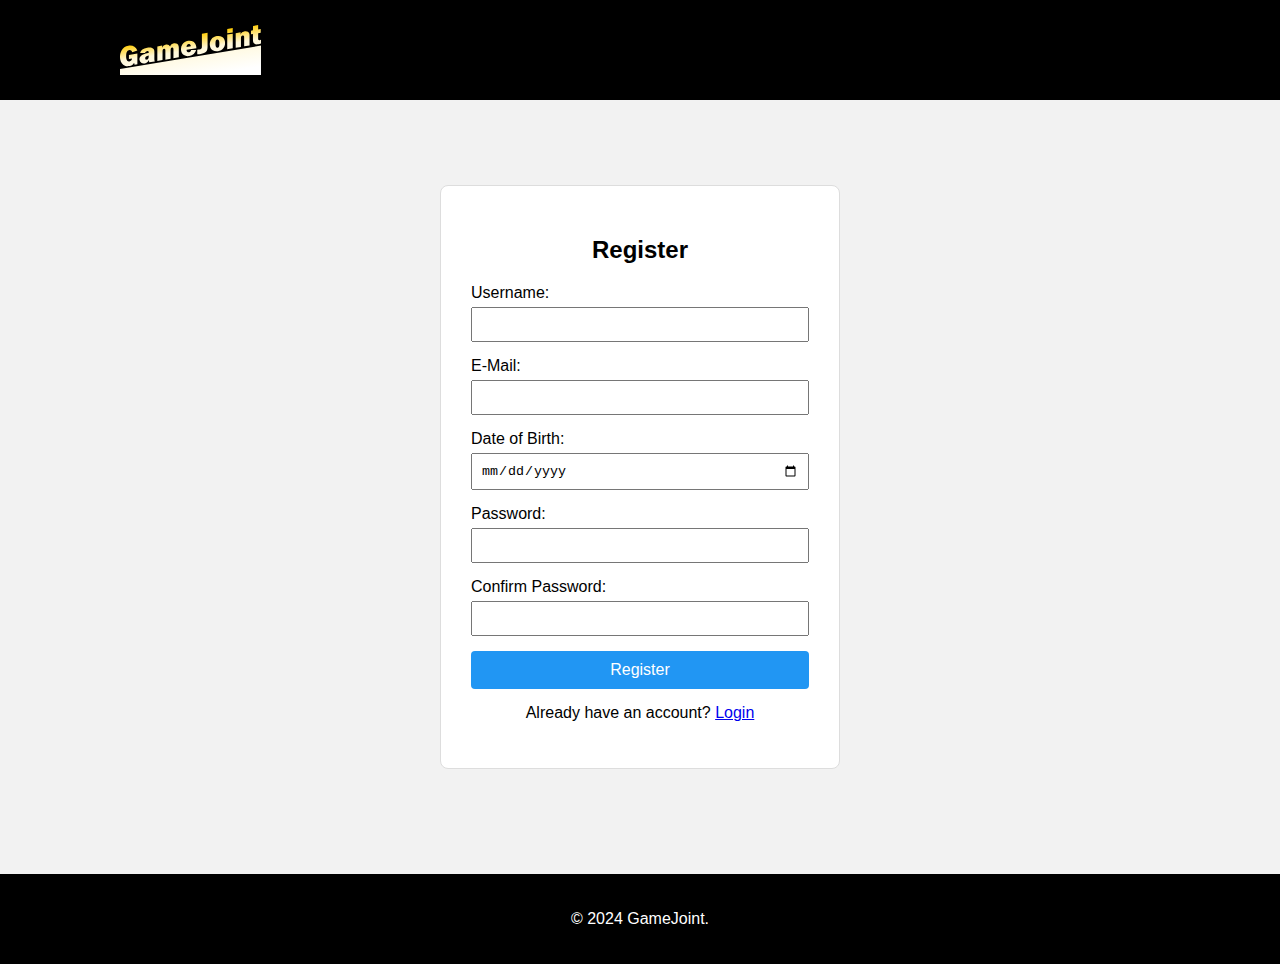
<file: register.html>
<!DOCTYPE html>
<html lang="en">
<head>
    <meta charset="UTF-8">
    <meta name="viewport" content="width=device-width, initial-scale=1.0">
    <title>Register - GameJoint</title>
    <link rel="stylesheet" href="assets/css/style.css">
</head>
<body>

    <header>
        <div class="container">
            <div class="row header-content">
                <div class="col-2">
                    <!-- LOGO IMAGE REPLACEMENT (Acts as Home Link) -->
                    <a href="index.html" class="logo-link">
                        <img src="assets/images/logo.svg" alt="GameJoint Logo" class="site-logo">
                    </a>
                </div>
                <div class="col-10">
                    <nav>
                        <!-- Nav Left is empty as requested, logo handles home -->
                        <ul class="nav-left">
                        </ul>
                    </nav>
                </div>
            </div>
        </div>
    </header>

    <!-- 'main-content' class ensures sticky footer works correctly -->
    <div class="container main-content">
        <div class="row">
            <div class="col-12">
                <section style="max-width: 400px; margin: 50px auto; background: white; padding: 30px; border-radius: 8px; border: 1px solid #ddd;">
                    <h2 style="text-align: center;">Register</h2>
                    
                    <!-- Added onsubmit event to trigger validation -->
                    <form action="homepage-member.html" onsubmit="return validatePassword()">
                        
                        <!-- Added Username Field -->
                        <div style="margin-bottom: 15px;">
                            <label for="username" style="display: block; margin-bottom: 5px;">Username:</label>
                            <input type="text" id="username" name="username" style="width: 100%; padding: 8px; box-sizing: border-box;" required>
                        </div>

                        <div style="margin-bottom: 15px;">
                            <label for="email" style="display: block; margin-bottom: 5px;">E-Mail:</label>
                            <input type="email" id="email" name="email" style="width: 100%; padding: 8px; box-sizing: border-box;" required>
                        </div>
                        
                        <div style="margin-bottom: 15px;">
                            <label for="dob" style="display: block; margin-bottom: 5px;">Date of Birth:</label>
                            <input type="date" id="dob" name="dob" style="width: 100%; padding: 8px; box-sizing: border-box;" required>
                        </div>

                        <div style="margin-bottom: 15px;">
                            <label for="password" style="display: block; margin-bottom: 5px;">Password:</label>
                            <input type="password" id="password" name="password" style="width: 100%; padding: 8px; box-sizing: border-box;" required>
                        </div>
                        
                        <div style="margin-bottom: 15px;">
                            <label for="confirm-password" style="display: block; margin-bottom: 5px;">Confirm Password:</label>
                            <input type="password" id="confirm-password" name="confirm-password" style="width: 100%; padding: 8px; box-sizing: border-box;" required>
                            <!-- Error message container -->
                            <span id="password-error" style="color: red; font-size: 12px; display: none;">Passwords do not match!</span>
                        </div>
                        
                        <button type="submit" style="width: 100%; padding: 10px; background-color: #2196F3; color: white; border: none; border-radius: 4px; cursor: pointer; font-size: 16px;">Register</button>
                    </form>
                    
                    <p style="text-align: center; margin-top: 15px;">
                        Already have an account? <a href="login.html">Login</a>
                    </p>
                </section>
            </div>
        </div>
    </div>

    <footer>
        <div class="container">
            <p>&copy; 2024 GameJoint.</p>
        </div>
    </footer>

    <!-- Inline Script for Password Validation -->
    
    <script>
        function validatePassword() {
            var password = document.getElementById("password").value;
            var confirmPassword = document.getElementById("confirm-password").value;
            var errorMsg = document.getElementById("password-error");

            if (password !== confirmPassword) {
                errorMsg.style.display = "block"; // Show error message
                return false; // Prevent form submission
            } else {
                errorMsg.style.display = "none"; // Hide error message
                return true; // Allow form submission
            }
        }
    </script>
</body>
</html>
</file>
<file: assets/css/style.css>
/* Week 5: Box Sizing prevents padding issues */
* {
    box-sizing: border-box;
}

html, body {
    height: 100%; /* Ensure full height */
    margin: 0;
}

body {
    font-family: Arial, sans-serif;
    background-color: #f2f2f2;
    display: flex;
    flex-direction: column; /* Stack elements vertically */
    min-height: 100vh; /* Minimum height is full viewport height */
}

/* --- LAYOUT CONTAINER --- */
.container {
    max-width: 1100px;
    margin: 0 auto;
    padding-left: 15px;
    padding-right: 15px;
}

/* Allow main content to grow and fill space, pushing footer down */
.main-content {
    padding-top: 20px;
    padding-bottom: 40px;
    flex: 1; /* This is the key line for sticky footer */
    width: 100%; /* Ensure it takes full width within flex context */
}

/* --- HEADER AND NAVBAR --- */
header {
    background-color: #000000; /* CHANGED TO BLACK */
    color: white;
    padding: 0; 
    width: 100%;
}

header .header-content {
    padding-top: 10px;
    padding-bottom: 10px;
    display: flex; 
    align-items: center;
}

/* LOGO STYLES */
.logo-link {
    display: block;
}

.site-logo {
    max-height: 50px;
    width: auto;
    display: block;
}

header nav {
    overflow: hidden;
    width: 100%;
}

/* Navbar Elements */
.nav-left, .nav-right {
    list-style-type: none;
    padding: 0;
    margin: 0;
}

.nav-left { float: left; }
.nav-right { float: right; }

.nav-left li, .nav-right li {
    display: inline-block;
}

.nav-left li a, .nav-right li a {
    display: block;
    color: white;
    text-align: center;
    padding: 8px 12px;
    text-decoration: none;
    font-size: 14px;
}

.nav-left li a:hover {
    background-color: #333; /* Slightly lighter black on hover */
    border-radius: 4px;
}

.nav-right li a.btn-login { background-color: #4CAF50; border-radius: 4px; }
.nav-right li a.btn-register { background-color: #2196F3; border-radius: 4px; margin-left: 5px; }

/* Search Bar */
.search-container {
    float: left;
    margin-left: 15px;
}

.search-container input[type=text] {
    padding: 6px;
    font-size: 13px;
    border: none;
    border-radius: 4px;
    width: 180px;
}

.search-container button {
    padding: 6px 10px;
    margin-left: 4px;
    background: #ddd;
    font-size: 13px;
    border: none;
    cursor: pointer;
    border-radius: 4px;
}

.search-container button:hover { background: #ccc; }

/* --- GRID SYSTEM --- */
[class*="col-"] {
    float: left;
    padding: 15px;
}

.col-1 {width: 8.33%;}
.col-2 {width: 16.66%;}
.col-3 {width: 25%;}
.col-4 {width: 33.33%;}
.col-5 {width: 41.66%;}
.col-6 {width: 50%;}
.col-7 {width: 58.33%;}
.col-8 {width: 66.66%;}
.col-9 {width: 75%;}
.col-10 {width: 83.33%;}
.col-12 {width: 100%;}

.row::after {
    content: "";
    clear: both;
    display: table;
}

/* --- CARD STYLING --- */
.game-card {
    background-color: white;
    border: 1px solid #e0e0e0;
    border-radius: 6px;
    overflow: hidden;
    height: 100%;
    box-shadow: 0 2px 4px rgba(0,0,0,0.05);
    transition: transform 0.2s;
}

.game-card:hover {
    transform: translateY(-3px);
    box-shadow: 0 4px 8px rgba(0,0,0,0.1);
}

.card-img {
    width: 100%;
    height: 200px;
    object-fit: cover;
    display: block;
}

.card-image-placeholder {
    width: 100%;
    height: 200px;
    background-color: #ccc;
    display: flex;
    align-items: center;
    justify-content: center;
    color: #666;
    font-weight: bold;
}

.card-content {
    padding: 15px;
}

.card-content h3 {
    margin: 0 0 10px 0;
    font-size: 16px;
    line-height: 1.2;
    height: 38px;
    overflow: hidden;
}

.platform-tag {
    font-size: 11px;
    color: #888;
    border: 1px solid #ddd;
    display: inline-block;
    padding: 2px 5px;
    border-radius: 3px;
    margin-bottom: 10px;
    text-transform: uppercase;
}

.meta-footer {
    display: flex;
    justify-content: space-between;
    align-items: center;
    margin-top: 10px;
    border-top: 1px solid #eee;
    padding-top: 10px;
}

.meta-footer span {
    font-size: 12px;
    color: #666;
    font-weight: bold;
    text-transform: uppercase;
}

/* SCORE BOX STYLES */
.metascore {
    width: 35px;
    height: 35px;
    color: white;
    font-weight: bold;
    font-size: 16px;
    text-align: center;
    line-height: 35px;
    border-radius: 4px;
    display: inline-block;
}

.detailmetascore {
    width: 35px;
    height: 35px;
    color: white;
    font-weight: bold;
    font-size: 16px;
    text-align: center;
    line-height: 35px;
    border-radius: 50%;
    display: inline-block;
}

footer {
    background-color: #000000; /* CHANGED TO BLACK */
    color: white;
    text-align: center;
    padding: 20px 0;
    margin-top: auto; /* Ensures margin pushes it down if flex fails slightly */
    clear: both;
    width: 100%;
}

/* --- MOBILE RESPONSIVENESS --- */
@media only screen and (max-width: 900px) {
    [class*="col-"] {
        width: 100%;
    }
    
    .nav-left, .nav-right, .search-container {
        float: none;
        text-align: center;
        margin-bottom: 10px;
        display: block;
    }
    
    .search-container {
        margin-left: 0;
    }
    
    header .header-content {
        display: block;
        text-align: center;
    }
    
    .site-logo {
        margin: 0 auto 10px auto;
    }
    
    .game-card {
        margin-bottom: 15px;
    }
}

/* --- GAME DETAILS PAGE STYLES --- */

.inline-tag {
    display: inline-block;
    margin-right: 10px;
}

.release-date {
    font-size: 12px;
    color: #666;
}

.video-card {
    padding: 0; /* Remove padding for video container so it fits edge-to-edge */
    background-color: black; /* Black background for video player look */
    display: flex;
    align-items: center;
    justify-content: center;
}

.responsive-video {
    width: 100%;
    height: auto;
    display: block;
}

.no-border {
    border: none !important;
}

.no-margin-top {
    margin-top: 0 !important;
}

.score-subtitle {
    font-size: 11px;
    color: #666;
    margin-top: 5px;
}

.divider {
    border: 0;
    border-top: 1px solid #eee;
    margin: 15px 0;
}

.section-divider {
    margin: 30px 0;
    border: 0;
    border-top: 1px solid #ddd;
}

.review-header {
    border-top: none;
    margin-top: 0;
    margin-bottom: 10px;
}

.review-text {
    font-size: 14px;
    color: #333;
    line-height: 1.4;
}

/* --- SLIDER STYLES (Metacritic Style) --- */
.slider-wrapper {
    position: relative;
    width: 100%;
    overflow: hidden; /* Hides the cards that are off-screen */
    padding: 10px 0; /* Space for shadows */
}

.slider-track {
    display: flex;
    transition: transform 0.5s ease-in-out; /* Smooth sliding animation */
    width: 100%;
}

.slide {
    min-width: 100%; /* Each slide takes up the full container width */
    flex-shrink: 0;
}

/* UPDATED SLIDER NAVIGATION BUTTONS (Header Positioned) */
.slider-nav-btn {
    position: static; /* Removed absolute positioning */
    transform: none;
    background-color: rgba(0, 0, 0, 0.6);
    color: white;
    border: none;
    width: 30px; /* Adjusted size */
    height: 30px;
    font-size: 18px;
    cursor: pointer;
    border-radius: 4px;
    display: inline-flex;
    align-items: center;
    justify-content: center;
    transition: background-color 0.3s;
    margin-left: 5px; /* Spacing between buttons */
}

.slider-nav-btn:hover {
    background-color: rgba(0, 0, 0, 0.9);
}

.slider-nav-btn:disabled {
    opacity: 0.3;
    cursor: default;
}

/* Ensure Row inside slide behaves correctly */
.slide .row {
    margin: 0; /* Remove default row margins if any */
}

/* Header Flex Utility for Title + Buttons */
.header-flex {
    display: flex;
    justify-content: space-between;
    align-items: center;
}

/* --- USER REVIEW STYLES --- */
.interactive-bar {
    display: flex;
    gap: 4px;
    cursor: pointer;
    height: 15px;
    margin-bottom: 5px;
}

.bar-seg {
    flex: 1;
    background-color: #e0e0e0;
    border-radius: 2px;
    transition: background-color 0.2s;
}

/* Review Form */
.review-textarea {
    width: 100%;
    height: 80px;
    padding: 10px;
    border: 1px solid #ccc;
    border-radius: 4px;
    font-family: inherit;
    resize: vertical;
    margin-bottom: 10px;
}

.submit-review-btn {
    background-color: #44aa00;
    color: white;
    border: none;
    padding: 10px;
    border-radius: 4px;
    cursor: pointer;
    font-weight: bold;
}
.submit-review-btn:hover {
    background-color: #66cc33;
}
/* --- POPUP MODAL STYLES --- */

/* The dark background overlay */
.modal-overlay {
    display: none; /* Hidden by default */
    position: fixed; /* Stays in place when scrolling */
    top: 0; 
    left: 0;
    width: 100%; 
    height: 100%;
    background: rgba(0, 0, 0, 0.7); /* Dark semi-transparent background */
    z-index: 9999; /* Sit on top of everything */
    justify-content: center; /* Center horizontally */
    align-items: center; /* Center vertically */
}

/* The actual white box */
.modal-content {
    background: white;
    padding: 20px;
    width: 400px; /* Width of the popup */
    border-radius: 8px;
    text-align: center;
    box-shadow: 0 4px 10px rgba(0,0,0,0.5);
}

.modal-score-display {
    font-size: 1.5rem;
    font-weight: bold;
    margin-bottom: 15px;
    color: #333;
}

#review-text {
    width: 100%;
    height: 100px;
    margin-bottom: 15px;
    padding: 10px;
    border: 1px solid #ccc;
    border-radius: 4px;
    resize: none; /* Disable manual resizing */
}

.modal-buttons button {
    padding: 10px 20px;
    border: none;
    border-radius: 4px;
    cursor: pointer;
    font-weight: bold;
    font-size: 14px;
}

.btn-cancel {
    background-color: #5a6268;
    color: white;
    margin-right: 10px;
    border: none;
    padding: 10px;
    border-radius: 4px;
    cursor: pointer;
    font-weight: bold;
}

.btn-submit {
    background-color: #007bff;
    color: white;
}

.btn-cancel:hover { background-color: #6c757d; }
.btn-submit:hover { background-color: #0056b3; }

/* JS will apply these classes */
.score-red { background-color: #ff4d4d; }        /* Bad: < 50 */
.score-yellow { background-color: #ffcc33; }     /* Mixed: 50-74 */
.score-green { background-color: #66cc33; }      /* Good: 75-89 */
.score-dark-green { background-color: #44aa00; } /* Great: 90+ */
.score-none { background-color: #ccc; }          /* No Score */

/* --- NEW ADDITIONS FOR REVIEWS ONLY --- */
.dist-bar-container {
    height: 8px;
    width: 100%;
    display: flex;
    background: #eee;
    border-radius: 4px;
    overflow: hidden;
}

.btn-read-more {
    background-color: #333;
    color: white;
    border: none;
    padding: 6px 12px;
    font-size: 11px;
    border-radius: 3px;
    cursor: pointer;
    text-transform: uppercase;
    font-weight: bold;
}
.btn-read-more:hover { background-color: #000; }

/* --- READ MORE / READ LESS STYLES --- */
.text-collapsed {
    display: -webkit-box;
    -webkit-line-clamp: 3;
    line-clamp: 3;
    -webkit-box-orient: vertical;
    overflow: hidden;
    text-overflow: ellipsis;
    min-height: 55px; 
    line-height: 1.4; 
}

.text-expanded {
    display: block; 
    -webkit-line-clamp: unset;
    line-clamp: unset;
    overflow: visible;
    
    /* Reset height so it can grow when expanded */
    height: auto; 
    min-height: 55px;
    line-height: 1.4;
}
/* --- SHOW MORE  --- */
.review-hidden {
    display: none !important;
}

.btn-show-more {
    display: block;
    width: 100%;
    padding: 10px;
    margin-top: 15px;
    background-color: #333;
    border: none;
    cursor: pointer;
    font-weight: bold;
    color: #eee;
    border-radius: 4px;
}

.btn-show-more:hover {
    background-color: #535353;
}
/* --- UNIFIED TEXT SIZING --- */

#critic-list .text-collapsed,
#user-list .text-collapsed {
    min-height: 63px;      /* Exact height for 3 lines of text */
    line-clamp: 3;         /* Limit both to 3 lines */
    -webkit-line-clamp: 3; /* For Safari/Chrome */
    margin-bottom: 10px;
    display: -webkit-box;
    -webkit-box-orient: vertical;
    overflow: hidden;
}

/* Ensure the cards themselves are rigid */
#critic-list .game-card, 
#user-list .game-card {
    height: 250px !important; /* Fixed outer height */
    display: flex;
    flex-direction: column;
}

#critic-list .card-content, 
#user-list .card-content {
    height: 100%;
    display: flex;
    flex-direction: column;
}

/* Push footer to bottom */
#critic-list .card-content > div:last-child,
#user-list .card-content > div:last-child {
    margin-top: auto; 
}

/* Ensure hidden cards stay hidden */
#critic-list .game-card.review-hidden,
#user-list .game-card.review-hidden {
    display: none !important;
}
/* --- FIX FOR READ MORE CLICK --- */
/* This overrides the 3-line limit when you click "Read More" */
#critic-list .text-expanded,
#user-list .text-expanded {
    -webkit-line-clamp: unset !important; /* Allow infinite lines */
    line-clamp: unset !important;
    overflow: visible !important;
    display: block !important; /* disables the box-clamping layout */
    height: auto !important;
}

/* Target both the "Full Review" and "Report" links */
#critic-list .card-content > div:last-child a,
#user-list .card-content > div:last-child a {
    /* 1. Flexbox centering to handle icons vs text */
    display: inline-flex !important;
    align-items: center !important;
    height: 100% !important; /* Fill the footer height */
    
    /* 2. Text Styling */
    font-size: 11px !important;
    font-weight: bold !important;
    color: #555 !important;
    text-transform: uppercase !important;
    text-decoration: none !important; /* Remove underline */
    letter-spacing: 0.5px;
}

/* Hover effect for both */
#critic-list .card-content > div:last-child a:hover,
#user-list .card-content > div:last-child a:hover {
    color: #000 !important;
    text-decoration: underline !important;
}

/* Target the "Switch 2" text on the right */
#critic-list .card-content > div:last-child span,
#user-list .card-content > div:last-child span {
    display: inline-flex !important;
    align-items: center !important;
    height: 100% !important;
    
    font-size: 10px !important;
    font-weight: bold !important;
    color: #999 !important;
}
/* --- FILTER UTILITY --- */
.review-filtered-hide {
    display: none !important;
}

/* --- EXTRACTED INLINE STYLES (Refactor) --- */

/* Utility Spacing & Display */
.d-inline-block { display: inline-block; }
.display-block { display: block; }
.mr-10 { margin-right: 10px; }
.ml-10 { margin-left: 10px; }
.mr-15 { margin-right: 15px; }
.mb-8 { margin-bottom: 8px; }
.mb-10 { margin-bottom: 10px; }
.mb-15 { margin-bottom: 15px; }
.mb-20 { margin-bottom: 20px; }
.mt-0 { margin-top: 0 !important; }
.mt-5 { margin-top: 5px; }
.mt-15 { margin-top: 15px; }
.mt-20 { margin-top: 20px; }
.mt-30 { margin-top: 30px; }
.p-0 { padding: 0 !important; }

/* Text Utilities */
.text-meta-small { font-size: 12px; color: #666; }
.text-sub-grey { font-size: 11px; color: #666; }
.text-date-grey { font-size: 10px; color: #999; }
.text-left { text-align: left; }
.text-right { text-align: right; }
.font-bold { font-weight: bold; }
.pointer { cursor: pointer; }

/* Component: Dividers */
.divider-light { 
    border: 0; 
    border-top: 1px solid #eee; 
    margin: 15px 0; 
}

/* Component: Rating/Score Area */
.rate-header-row { 
    display: flex; 
    justify-content: space-between; 
    align-items: center; 
    margin-bottom: 10px; 
}
.rate-msg-text { 
    font-weight: bold; 
    color: #333; 
}
#review-input-container {
    display: none; 
    margin-top: 15px;
}

/* Component: List Headers & Filters */
.section-title-row {
    display: flex; 
    justify-content: space-between; 
    align-items: center; 
    border-bottom: 3px solid #333; 
    margin-bottom: 15px; 
    padding-bottom: 10px;
}
.h3-nomargin { margin: 0; }

.filter-group { display: flex; gap: 10px; }
.filter-select { padding: 5px; }

/* Component: Review Cards in List */
/* Override the ID rule that enforces 250px height when needed */
.h-auto-imp { height: auto !important; } 

.review-item-header { 
    display: flex; 
    align-items: center; 
    margin-bottom: 10px; 
}

.metascore-large {
    margin-right: 10px; 
    width: 40px; 
    height: 40px; 
    line-height: 40px; 
    font-size: 18px;
}

.review-body-text { 
    font-size: 13px; 
    margin-bottom: 15px; 
}

.card-footer-flex {
    border-top: 1px solid #eee; 
    margin-top: 5px; 
    padding-top: 10px; 
    display: flex; 
    justify-content: space-between;
}

/* Component: Modals */
.modal-close-right { 
    float: right; 
    font-size: 28px; 
    font-weight: bold; 
    cursor: pointer; 
}
.modal-label-block { display: block; margin-bottom: 8px; cursor: pointer; }
.modal-checkbox { margin-right: 10px; }
.modal-submit-btn { border: none; padding: 10px 20px; border-radius: 4px; font-weight: bold; cursor: pointer; }
.modal-width-limited { max-width: 600px; width: 90%; }
.modal-review-header { display: flex; align-items: center; margin-bottom: 20px; border-bottom: 1px solid #eee; padding-bottom: 10px; }
.modal-text-content { line-height: 1.6; color: #333; font-size: 15px; }

/* --- PROFILE & OVERVIEW STYLES (New) --- */

/* Overview Card Container */
.overview-card {
    display: flex; 
    flex-wrap: wrap; 
    padding: 0; 
    overflow: hidden; 
    border: 1px solid #ddd;
}

/* Overview: Left Side (Dark Box) */
.overview-left {
    background-color: #333; 
    color: white; 
    padding: 40px; 
    text-align: center; 
    flex: 1; 
    min-width: 200px; 
    display: flex; 
    flex-direction: column; 
    justify-content: center;
}

.overview-score-large {
    font-size: 80px; 
    font-weight: bold; 
    line-height: 1;
}

.overview-label {
    font-size: 12px; 
    text-transform: uppercase; 
    margin-top: 10px; 
    letter-spacing: 1px;
}

/* Overview: Right Side (White Box) */
.overview-right {
    flex: 3; 
    padding: 25px; 
    background-color: white; 
    min-width: 300px;
}

.overview-title {
    font-weight: bold; 
    text-transform: uppercase; 
    font-size: 13px; 
    margin-top: 0;
}

/* Distribution Bars */
.dist-row {
    display: flex; 
    align-items: center; 
    margin-bottom: 8px;
}

.dist-label {
    width: 70px; 
    font-size: 12px;
}

.dist-track {
    flex-grow: 1; 
    height: 10px; 
    background-color: #eee; 
    margin: 0 15px;
}

.dist-fill {
    height: 100%;
}
.bg-pos { background-color: #66cc33; }
.bg-mix { background-color: #ffcc33; }
.bg-neg { background-color: #ff4d4d; }

.dist-count {
    font-size: 12px; 
    font-weight: bold;
}

/* High/Low Score Section */
.high-low-label {
    font-size: 11px; 
    text-transform: uppercase; 
    color: #777;
}

.high-low-row {
    display: flex; 
    align-items: center; 
    margin-top: 5px;
}

.metascore-mini {
    width: 30px !important; 
    height: 30px !important; 
    line-height: 30px !important; 
    font-size: 14px !important;
    margin-right: 0.5rem;
}

.game-name-small {
    font-size: 13px;
}

/* Review List Items (Profile Specific) */
.review-item-auto {
    margin-bottom: 20px; 
    height: auto !important; /* Overrides fixed height if present */
}

.review-date-small {
    font-size: 10px; 
    color: #999; 
    margin-bottom: 10px;
}

.review-title-large {
    font-weight: bold; 
    font-size: 18px; 
    color: #2a2a2a; 
    text-decoration: underline;
}

.card-footer-profile {
    border-top: 1px solid #eee; 
    margin-top: 5px; 
    padding-top: 10px; 
    display: flex; 
    justify-content: space-between;
}

.footer-link-small {
    font-size: 10px; 
    font-weight: bold; 
    color: #555;
}

.footer-tag-small {
    font-size: 10px; 
    font-weight: bold; 
    color: #999;
}

/* Logout Link */
.nav-logout {
    color: #ff6b6b !important;
}

/* Modal Specifics */
.modal-content-profile {
    text-align: left; 
    max-width: 600px; 
    width: 90%;
}

body.dark-mode {
    background-color: #121212 !important;
    color: #e0e0e0 !important;
}

/* Header & Nav */
body.dark-mode header {
    background-color: #1a1a1a !important;
    border-bottom: 1px solid #333 !important;
}
body.dark-mode header a {
    color: #e0e0e0 !important;
}

/* Containers & Sidebars */
body.dark-mode .container.main-content > div[style*="background: #fff"],
body.dark-mode .filter-sidebar,
body.dark-mode #initial-search-message,
body.dark-mode #no-results,
body.dark-mode #loading-message {
    background-color: #1e1e1e !important;
    border-color: #333 !important;
    color: #e0e0e0 !important;
}

/* Headers inside dark containers */
body.dark-mode h1, 
body.dark-mode h2, 
body.dark-mode h3, 
body.dark-mode h4 {
    color: #ffffff !important;
}

/* Form Inputs & Selects */
body.dark-mode input[type="text"],
body.dark-mode input[type="password"],
body.dark-mode input[type="email"],
body.dark-mode input[type="date"],
body.dark-mode select {
    background-color: #2a2a2a !important;
    color: #ffffff !important;
    border: 1px solid #444 !important;
}

/* Game Cards */
body.dark-mode .game-card {
    background-color: #1e1e1e !important;
    border: 1px solid #333 !important;
}
body.dark-mode .game-card .card-content {
    background-color: #1e1e1e !important;
}

/* Text & Links inside containers */
body.dark-mode p,
body.dark-mode label,
body.dark-mode small {
    color: #b3b3b3 !important;
}
body.dark-mode a {
    color: #4da6ff !important;
}
/* =========================================
   DARK MODE: INLINE STYLE OVERRIDES (The Patch)
   ========================================= */

/* 1. Crush the Login, Register, and Profile White Boxes */
body.dark-mode div[style*="background: #fff"],
body.dark-mode div[style*="background:#fff"],
body.dark-mode div[style*="background-color: #ffffff"],
body.dark-mode div[style*="background: white"] {
    background-color: #1e1e1e !important;
    color: #e0e0e0 !important;
    box-shadow: 0 4px 15px rgba(0,0,0,0.5) !important; /* Darker shadow */
}

/* 2. Crush the Advanced Search Inner Boxes (Filter Logic & Score Filter) */
body.dark-mode div[style*="background: #f8f9fa"],
body.dark-mode div[style*="background:#f8f9fa"] {
    background-color: #2a2a2a !important;
    border: 1px solid #444 !important;
}

/* Fix text colors inside those boxes */
body.dark-mode div[style*="background: #f8f9fa"] strong,
body.dark-mode div[style*="background: #f8f9fa"] label {
    color: #e0e0e0 !important;
}

/* 3. Profile Score Box Backup (Just in case it uses a class instead of inline styles) */
body.dark-mode .score-distribution, 
body.dark-mode .stats-container, 
body.dark-mode .review-box {
    background-color: #1e1e1e !important;
    color: #e0e0e0 !important;
}
/* =========================================
   PROFILE PAGE DARK MODE FIXES
   ========================================= */
body.dark-mode .overview-card,
body.dark-mode .overview-right {
    background-color: #1e1e1e !important;
    border-color: #333 !important;
}

/* Fix the dark blue inline text colors */
body.dark-mode .overview-right h6,
body.dark-mode .overview-right b,
body.dark-mode .overview-right span[style*="color:#2c3e50"],
body.dark-mode .dist-label {
    color: #ffffff !important;
}

/* Dim the empty distribution bar backgrounds */
body.dark-mode .dist-track {
    background-color: #333 !important;
}
</file>
<file: assets/css/search.css>
/* Styles for the Filter Sidebar */

.filter-sidebar {
    background-color: white;
    padding: 20px;
    border-radius: 8px;
    border: 1px solid #ddd;
    /* Sticky Sidebar Effect */
    position: sticky;
    top: 20px; 
    max-height: 90vh; /* Don't exceed viewport height */
    overflow-y: auto; /* Scroll internally if too many filters */
}

.filter-sidebar h3 {
    margin-top: 15px;
    margin-bottom: 10px;
    font-size: 16px;
    color: #333;
    border-bottom: 2px solid #eee;
    padding-bottom: 5px;
}

.filter-sidebar h3:first-of-type {
    margin-top: 0;
}

.filter-group {
    margin-bottom: 15px;
    display: flex;
    flex-direction: column;
}

.filter-group label {
    margin-bottom: 6px;
    font-size: 13px;
    color: #555;
    cursor: pointer;
    display: flex;
    align-items: center;
}

.filter-group input[type="checkbox"] {
    margin-right: 8px;
    width: 15px;
    height: 15px;
    cursor: pointer;
    accent-color: #2c3e50;
}

/* Hover effect for labels */
.filter-group label:hover {
    color: #000;
}
</file>
<file: assets/css/admin.css>
/* Admin Panel Specific Styles */

/* Layout specific to admin panel to remove default flex behavior of main site if needed */
body.admin-body {
    display: block; /* Reset flex behavior for admin layout */
    background-color: #ecf0f1;
}

.admin-container {
    display: flex;
    min-height: 100vh;
}

/* SIDEBAR STYLES */
.sidebar {
    background-color: #2c3e50;
    color: white;
    width: 250px; /* Fixed width for sidebar */
    min-height: 100vh;
    padding: 20px;
    flex-shrink: 0; /* Prevent sidebar from shrinking */
}

.sidebar h3 {
    margin-top: 0;
    margin-bottom: 20px;
    font-size: 1.2rem;
    color: #ecf0f1;
}

.sidebar hr {
    border-color: #34495e;
    margin-bottom: 20px;
}

.sidebar a {
    color: #bdc3c7;
    display: block;
    padding: 12px 15px;
    text-decoration: none;
    margin-bottom: 5px;
    border-radius: 4px;
    
}

.sidebar a:hover, .sidebar a.active {
    background-color: #34495e;
    color: white;
}

.sidebar a.logout-link {
    margin-top: 40px;
    color: #e74c3c;
}

.sidebar a.logout-link:hover {
    background-color: #c0392b;
    color: white;
}

/* MAIN CONTENT AREA */
.admin-content {
    flex-grow: 1;
    padding: 30px;
    background-color: #ecf0f1;
}

.admin-header {
    margin-bottom: 30px;
}

.admin-header h2 {
    margin: 0;
    color: #2c3e50;
}

/* STATS CARDS */
.stats-grid {
    display: flex;
    gap: 20px;
    margin-bottom: 30px;
}

.stat-card {
    background: white;
    padding: 25px;
    border-radius: 8px;
    box-shadow: 0 2px 5px rgba(0,0,0,0.05);
    flex: 1; /* Distribute space equally */
    text-align: center;
    border: 1px solid #e0e0e0;
}

.stat-number {
    font-size: 2.5em;
    font-weight: bold;
    color: #2c3e50;
    margin-bottom: 5px;
    display: block;
}

.stat-label {
    color: #7f8c8d;
    font-size: 0.9em;
    text-transform: uppercase;
    letter-spacing: 1px;
}

/* TABLES */
.table-container {
    background: white;
    padding: 20px;
    border-radius: 8px;
    box-shadow: 0 2px 5px rgba(0,0,0,0.05);
    border: 1px solid #e0e0e0;
}

table {
    width: 100%;
    border-collapse: collapse;
}

th, td {
    padding: 15px;
    text-align: left;
    border-bottom: 1px solid #ecf0f1;
}

th {
    background-color: #f8f9fa;
    color: #7f8c8d;
    font-weight: 600;
    text-transform: uppercase;
    font-size: 0.85em;
}

tr:last-child td {
    border-bottom: none;
}

/* ACTION BUTTONS */
.btn-sm {
    padding: 6px 12px;
    font-size: 12px;
    border-radius: 4px;
    cursor: pointer;
    border: none;
    color: white;
    margin-right: 5px;
    transition: opacity 0.2s;
}

.btn-sm:hover {
    opacity: 0.9;
}

.btn-approve { background-color: #27ae60; }
.btn-delete { background-color: #e74c3c; }
.btn-ban { background-color: #34495e; }
.btn-edit { background-color: #f39c12; }

/* ==========================================
   ADMIN LOGIN PAGE STYLES
   ========================================== */
.login-body {
    font-family: sans-serif; 
    background: #f4f4f4; 
    display: flex; 
    justify-content: center; 
    align-items: center; 
    height: 100vh; 
    margin: 0;
}

.login-box {
    background: white; 
    padding: 30px; 
    border-radius: 8px; 
    box-shadow: 0 4px 10px rgba(0,0,0,0.1); 
    width: 100%; 
    max-width: 350px;
}

.login-box h2 {
    margin-top: 0; 
    text-align: center;
    color: #2c3e50;
}

.login-form-group {
    margin-bottom: 15px;
}

.login-form-group label {
    display: block; 
    margin-bottom: 5px; 
    font-weight: bold; 
    font-size: 14px;
    color: #333;
}

.login-form-group input {
    width: 100%; 
    padding: 10px; 
    box-sizing: border-box; 
    border: 1px solid #ccc; 
    border-radius: 4px;
}

.btn-login {
    width: 100%; 
    padding: 10px; 
    background: #2c3e50; 
    color: white; 
    border: none; 
    border-radius: 4px; 
    font-weight: bold; 
    cursor: pointer;
    margin-top: 10px;
}

.btn-login:hover {
    background: #1a252f;
}

.login-error {
    color: #e74c3c; 
    font-size: 14px; 
    margin-bottom: 15px; 
    text-align: center;
    background: #fadbd8;
    padding: 10px;
    border-radius: 4px;
}

/* ==========================================
   MODAL (POPUP) STYLES
   ========================================== */
.modal { 
    display: none; /* Hidden by default */
    position: fixed; /* Stay in place */
    z-index: 9999; /* Sit on top of everything */
    left: 0; 
    top: 0; 
    width: 100%; 
    height: 100%; 
    overflow: auto; 
    background-color: rgba(0,0,0,0.6); /* Black w/ opacity */
}

.modal-content { 
    background-color: #fefefe; 
    margin: 10vh auto; /* 10% from top, centered horizontally */
    padding: 25px; 
    border: 1px solid #888; 
    width: 100%;
    max-width: 500px; /* Restrict width */
    border-radius: 8px; 
    box-shadow: 0 4px 15px rgba(0,0,0,0.3); 
}

.close-modal { 
    color: #aaa; 
    float: right; 
    font-size: 28px; 
    font-weight: bold; 
    cursor: pointer;
    line-height: 1;
}

.close-modal:hover, .close-modal:focus { 
    color: #333; 
    text-decoration: none; 
}

.modal-actions { 
    text-align: right; 
    margin-top: 20px; 
    padding-top: 15px;
    border-top: 1px solid #eee;
}
</file>
